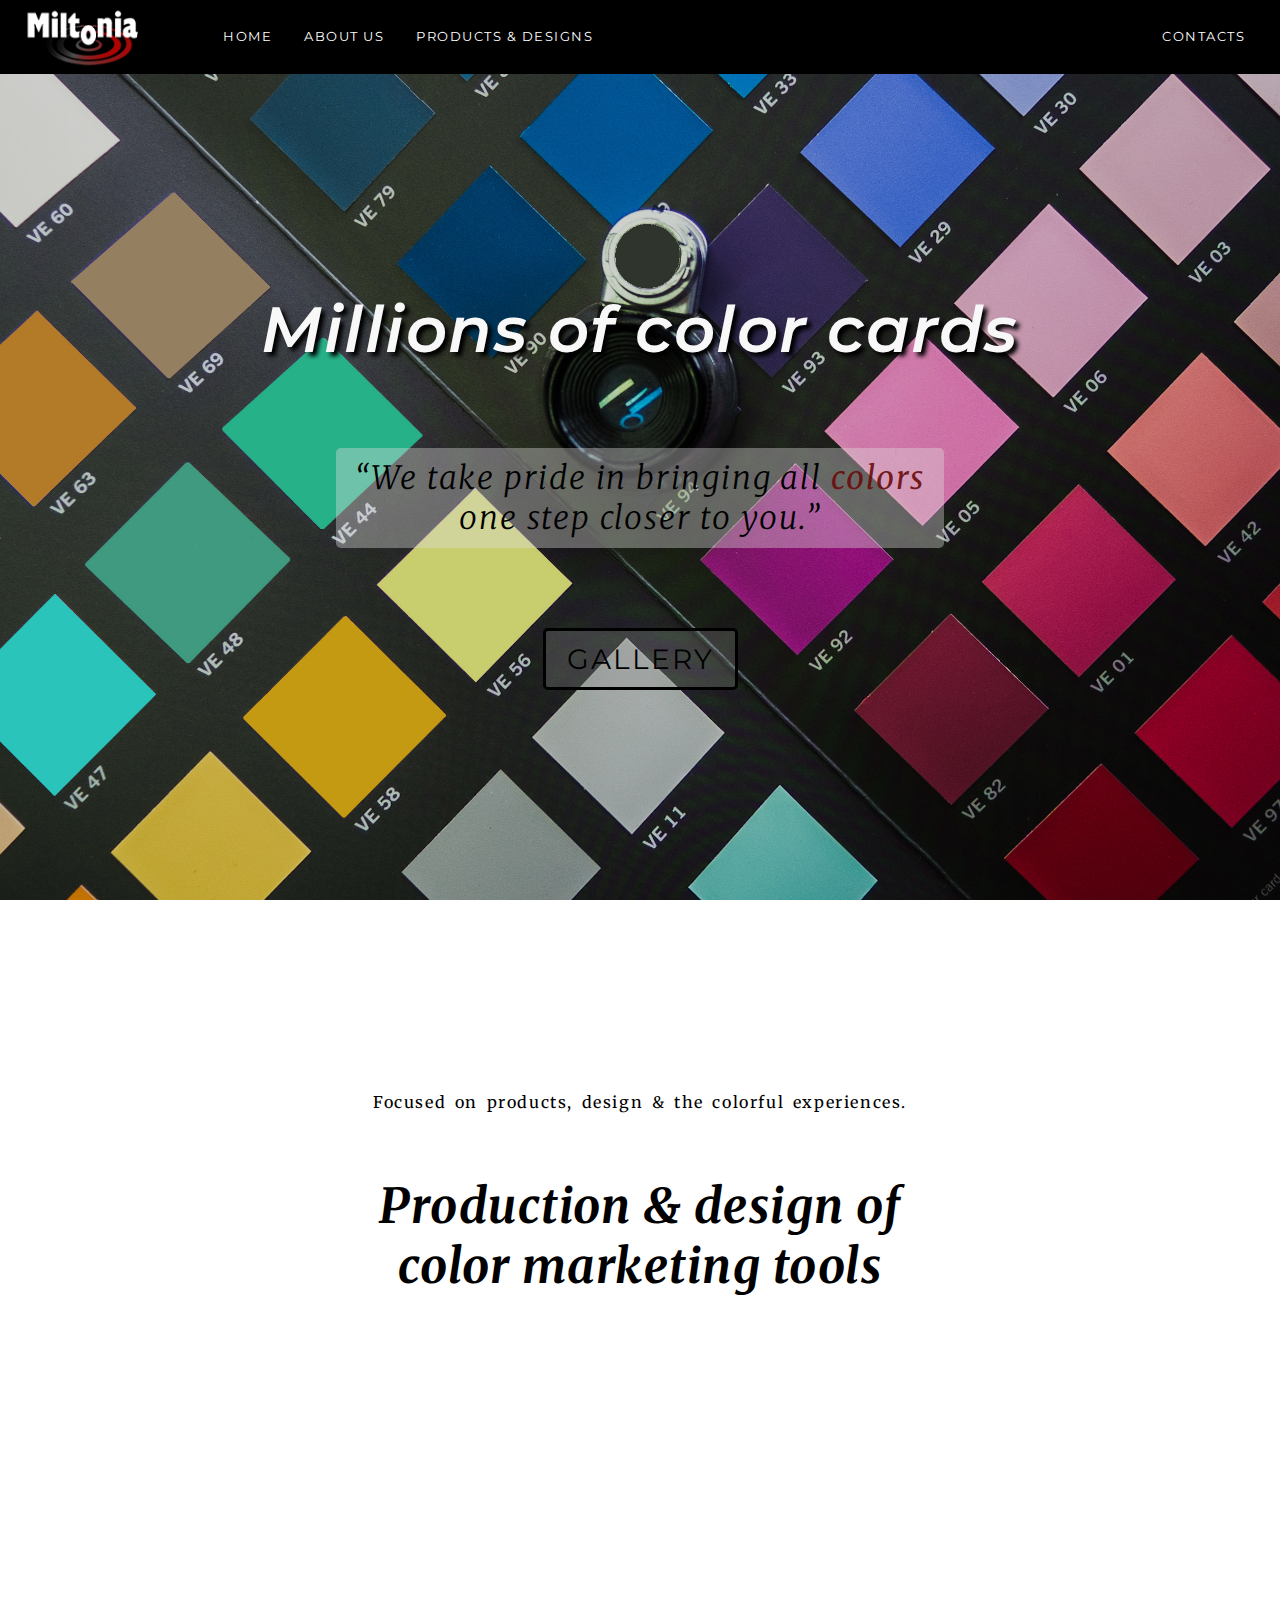
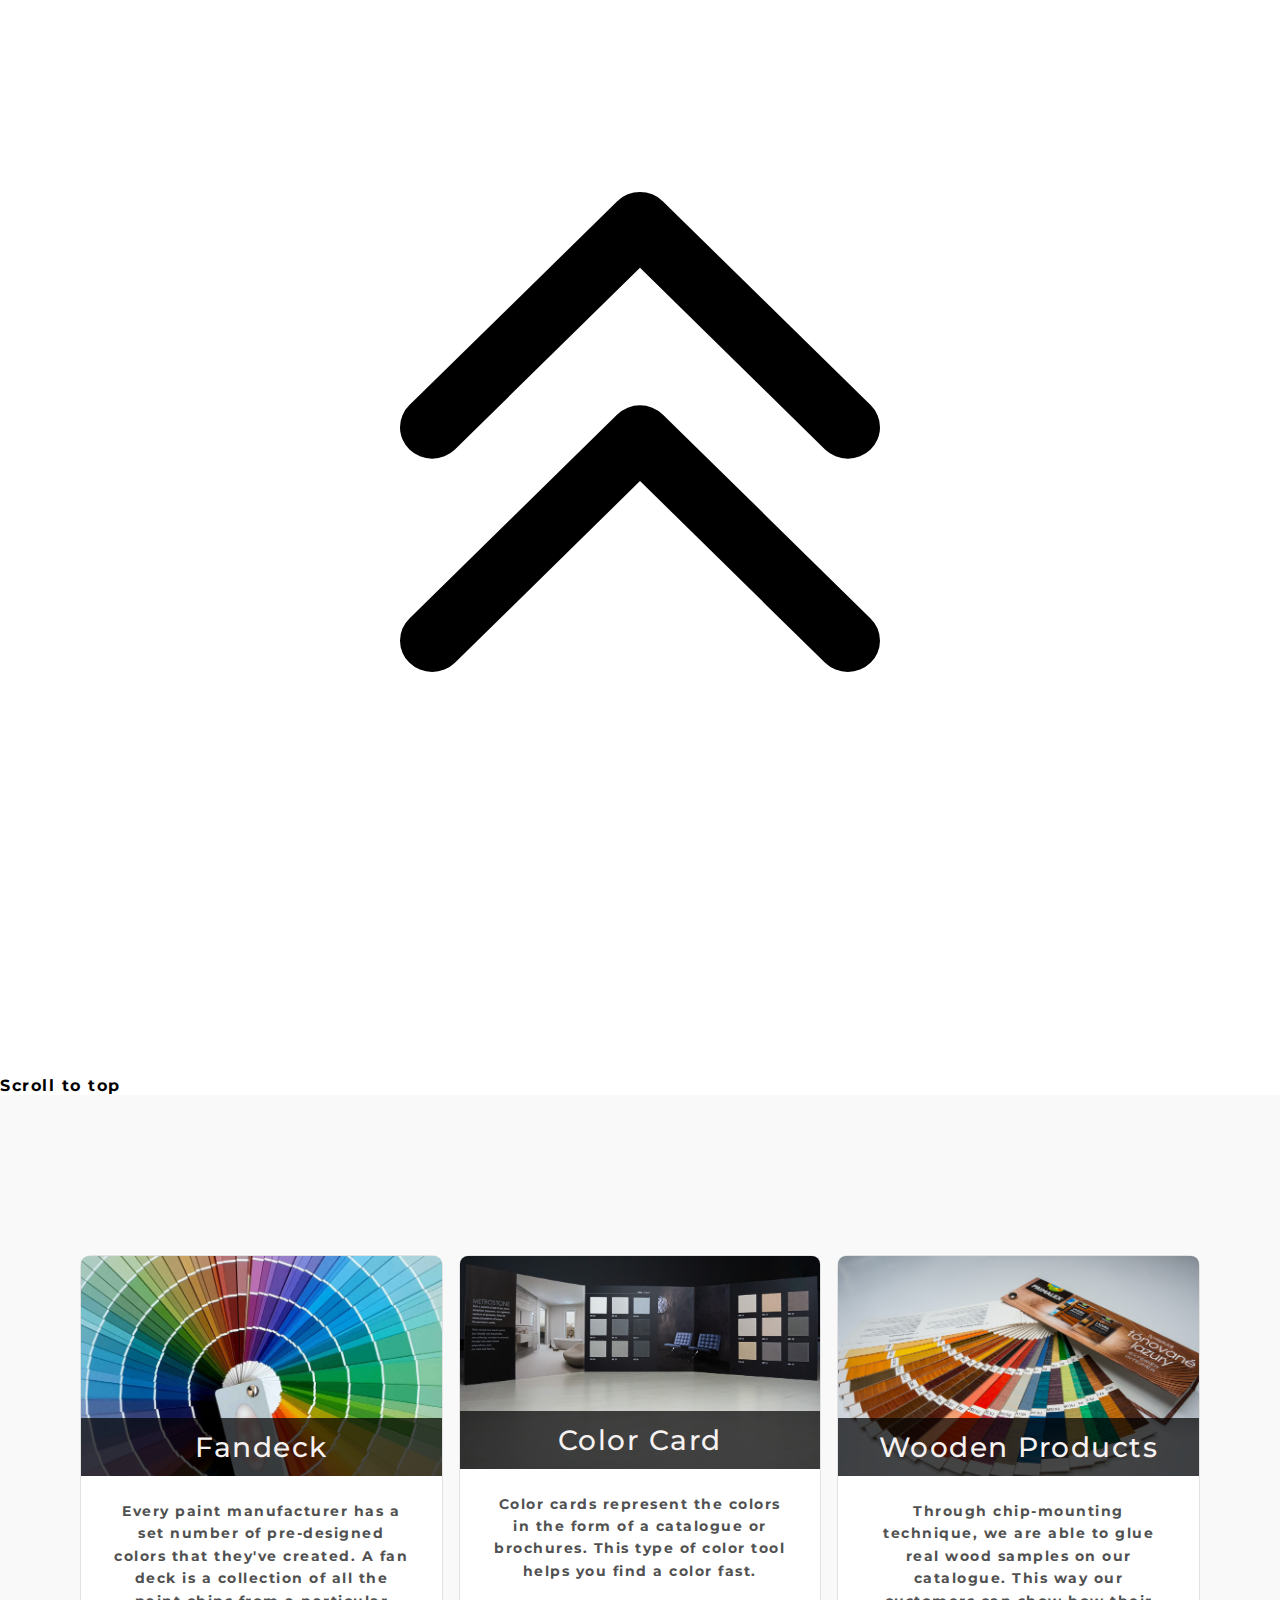
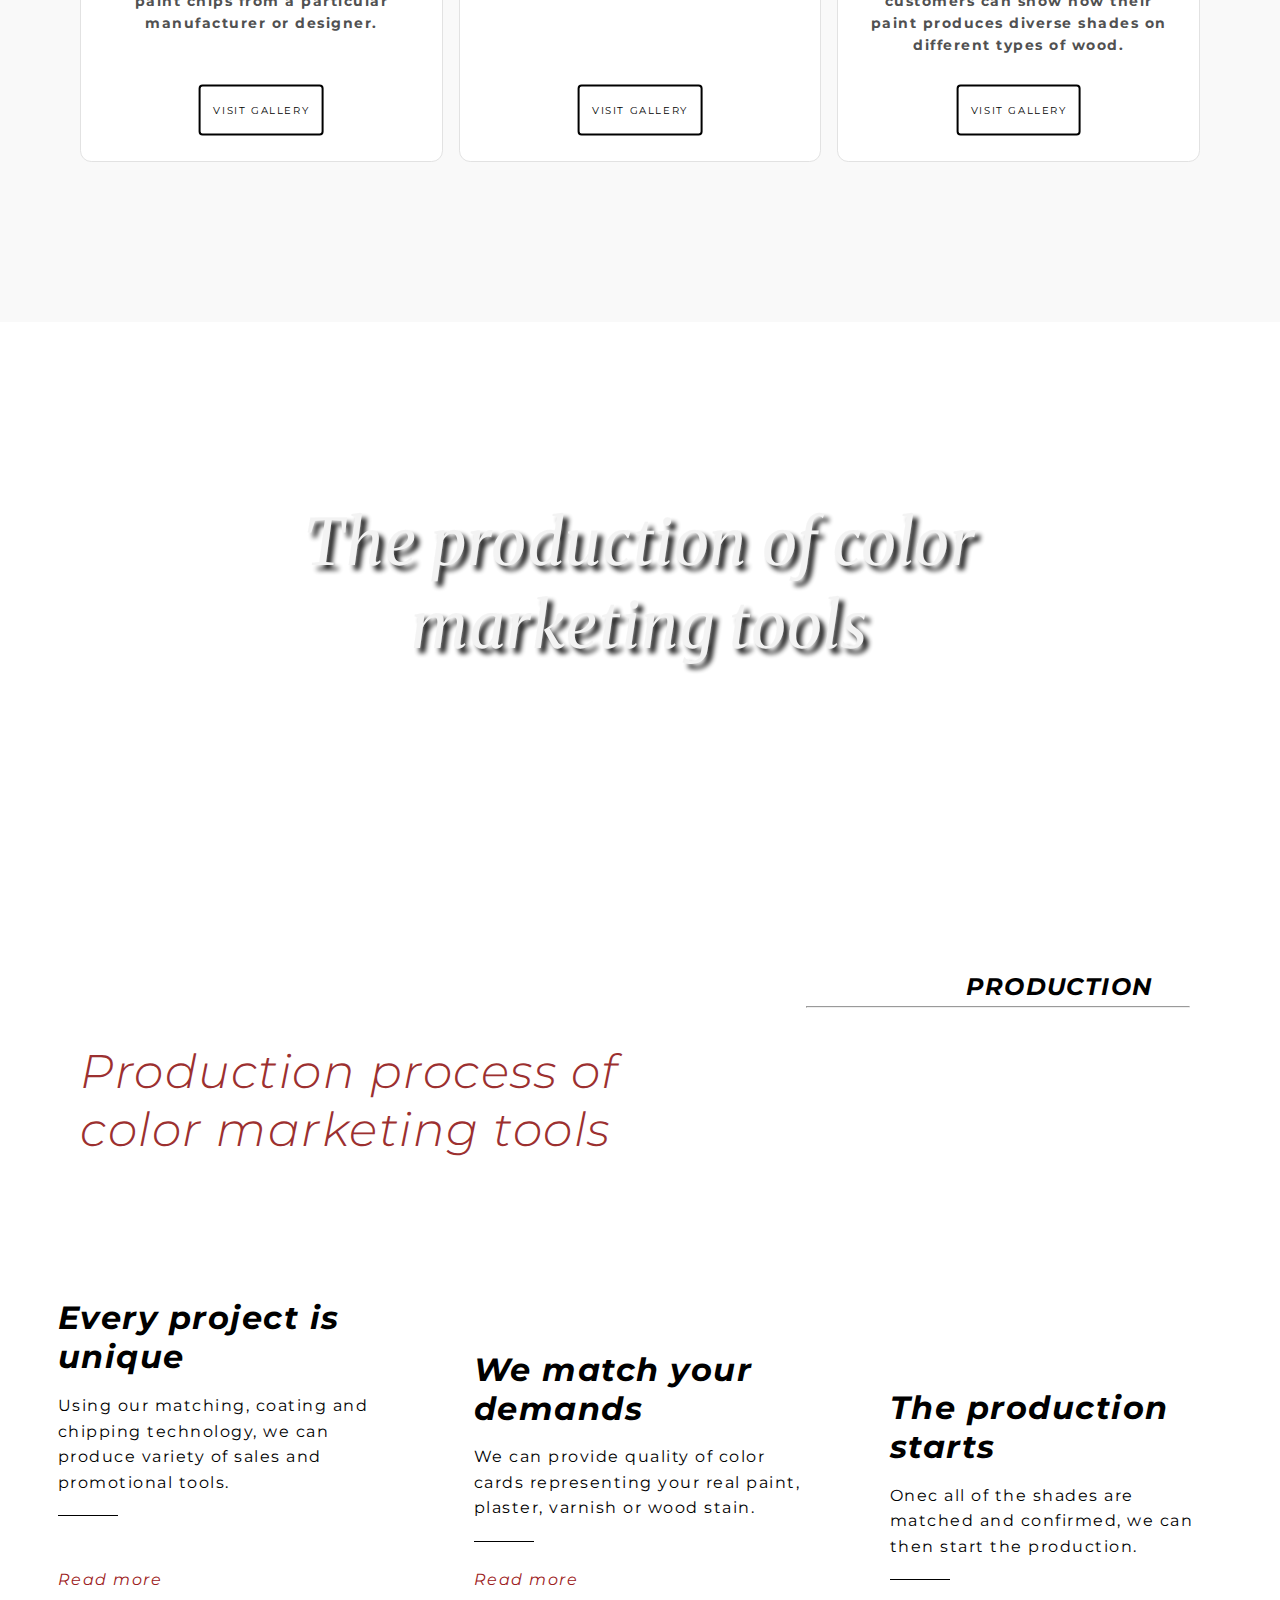
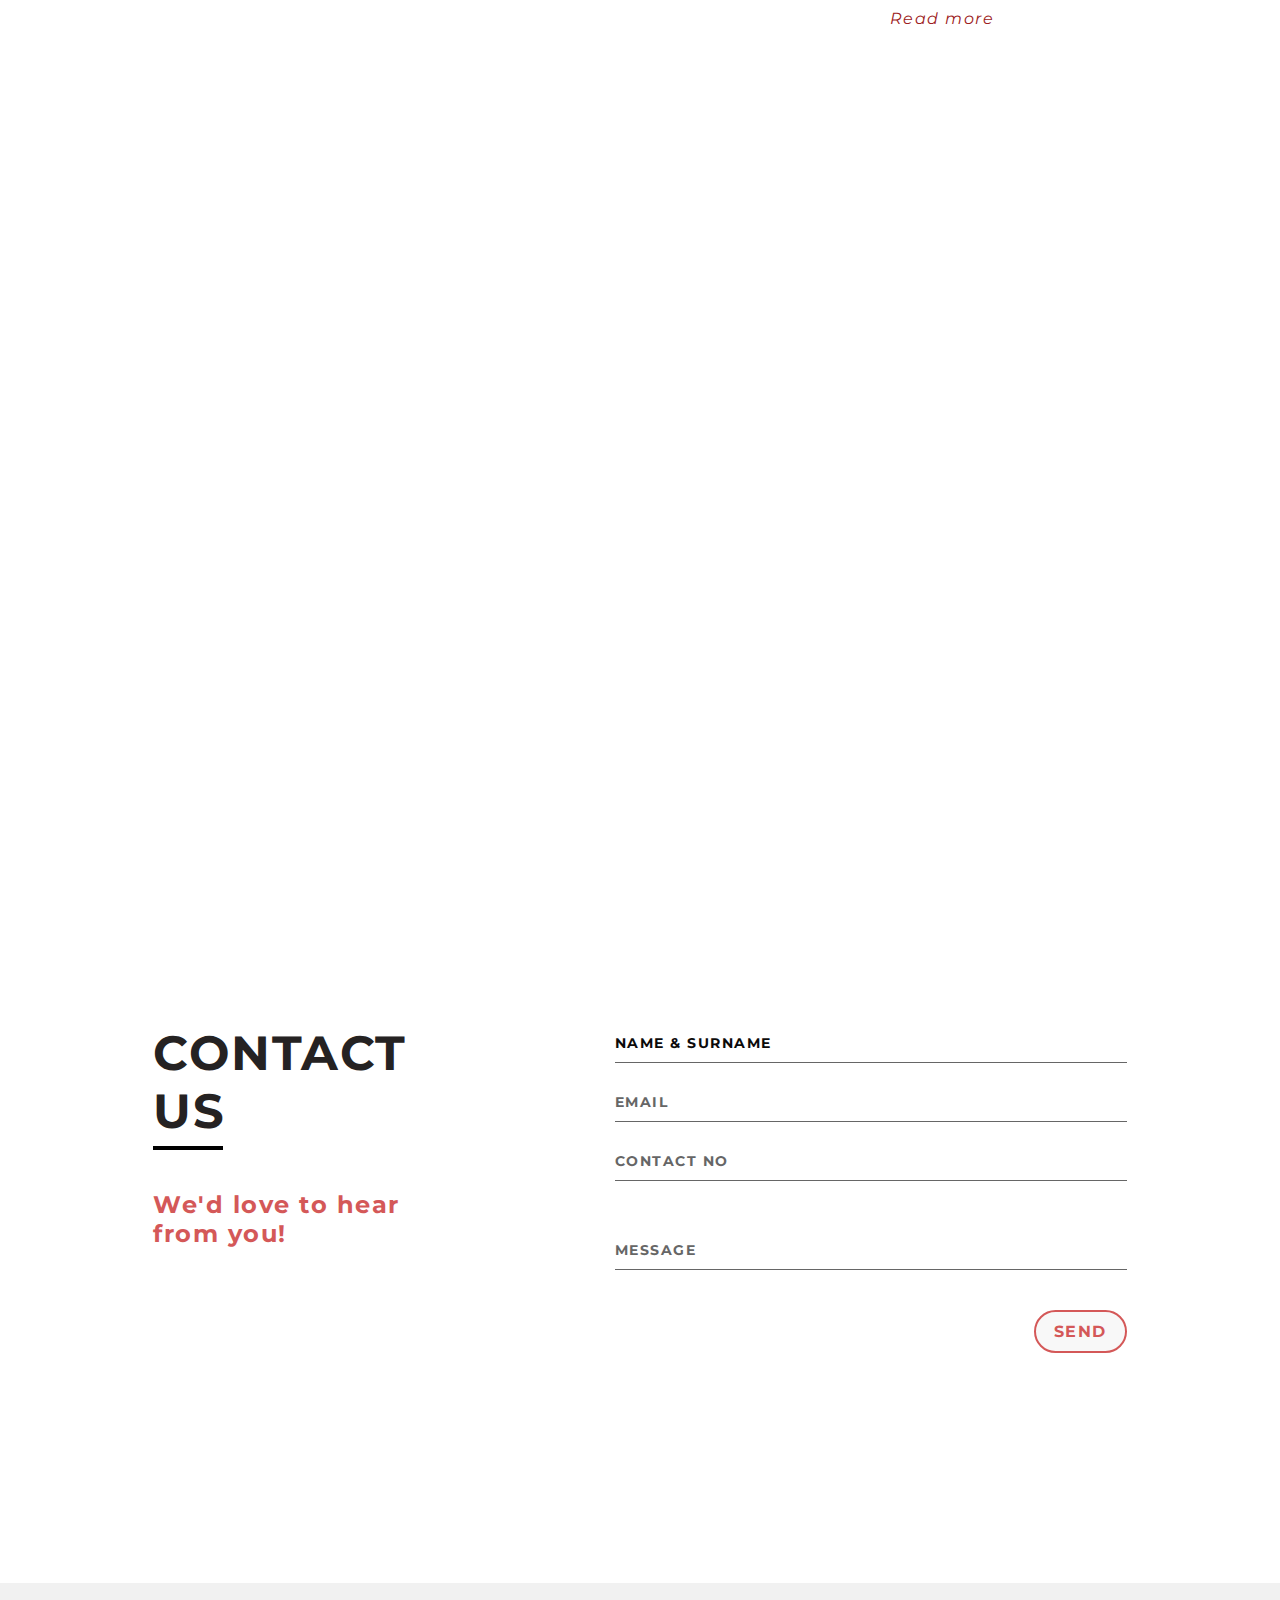
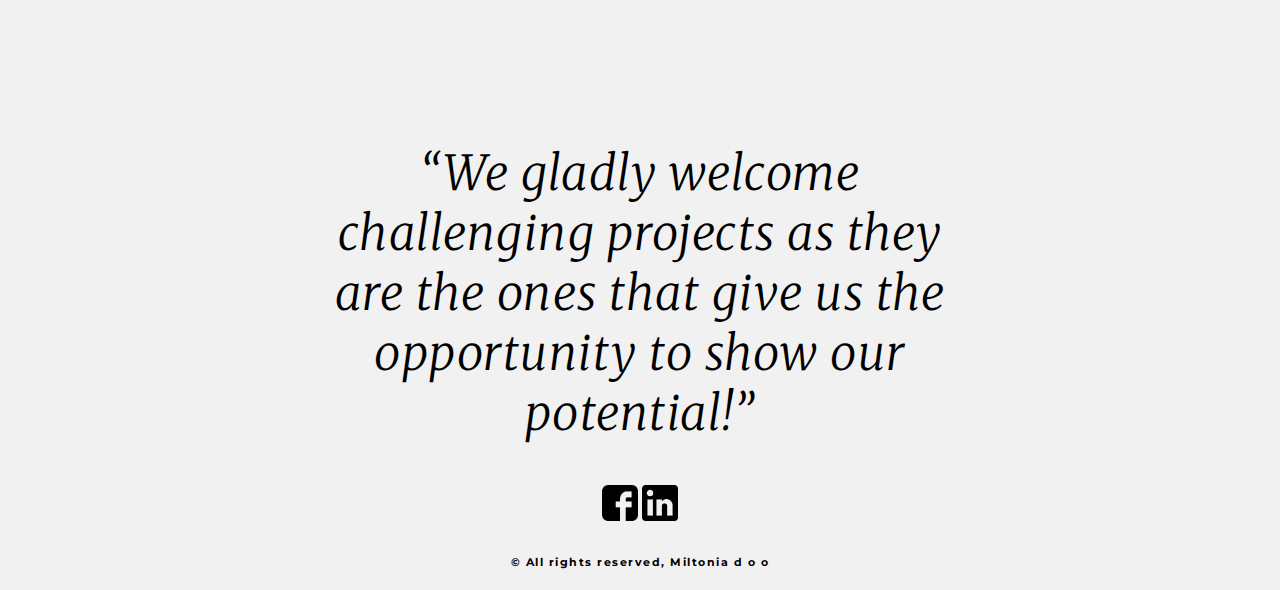
<file: index.html>
<!DOCTYPE html>
<html lang="en">
<head>
    <meta charset="UTF-8">
    <meta http-equiv="X-UA-Compatible" content="IE=edge">
    <meta name="viewport" content="width=device-width, initial-scale=1.0">
    <title>Home</title>

	<link rel="preconnect" href="https://fonts.gstatic.com">
	<link href="https://fonts.googleapis.com/css2?family=Merriweather:ital,wght@0,300;0,400;1,300;1,400&display=swap"
	  rel="stylesheet">
	<link
	  href="https://fonts.googleapis.com/css2?family=Montserrat:ital,wght@0,400;0,500;1,100;1,200;1,400&family=Roboto&display=swap"
	  rel="stylesheet">
	<link rel="preconnect" href="https://fonts.gstatic.com">
	<link
	  href="https://fonts.googleapis.com/css2?family=Merriweather:ital,wght@0,300;0,700;1,300;1,400;1,900&display=swap"
	  rel="stylesheet">
	  <link rel="stylesheet" href="css/main.css">
	  <link rel="stylesheet" href="css/style.css">
</head>
<body>
    
	
<div class="menu-wrap">
	<input type="checkbox" class="toggler">
	<div class="hamburger"><div></div></div>
	<div class="menu">
		<div>
			<div>
				<ul>
					
					<li><a href="index.html">HOME</a></li>
					<li><a href="aboutus.html">ABOUT US</a></li>
					<li><a href="products.html">PRODUCTS & DESIGNS</a></li>
			<!--    <li><a href="jobs.html">JOB OFFERS</a></li>        -->	
	<!--			<li><a href="articles.html">ARTICLES</a></li> -->	
					<li><a href="contacts.html">CONTACTS</a></li>
					
				</ul>
			</div>
		</div>
	</div>
</div>
<a href="index.html"><img src="Slike/logo_black.png" class="logo-mobile" alt="Logo of Miltonia company"></a>


<div class="menu-desktop">
	
	<div>
	<a href="index.html"><img src="Slike/logo.png" class="logo" alt="Logo of Miltonia company"></a>
	<ul>
		<li><a href="index.html">HOME</a></li>
		<li><a href="aboutus.html">ABOUT US</a></li>
		<li><a href="products.html">PRODUCTS & DESIGNS</a></li>
<!--	<li><a href="jobs.html">JOB OFFERS</a></li>   -->
	<!--<li><a href="articles.html">ARTICLES</a></li> -->
		
	</ul>
	</div>
		<li><a href="contacts.html">CONTACTS</a></li>

</div>



<!--  
	CREDIT TO PHOTOGRAPHERS:
Photo by <a href="https://unsplash.com/@pawel_czerwinski?utm_source=unsplash&utm_medium=referral&utm_content=creditCopyText">Paweł Czerwiński</a> on <a href="https://unsplash.com/s/photos/acrylic-paints?utm_source=unsplash&utm_medium=referral&utm_content=creditCopyText">Unsplash</a>


-->


<header class="showcase">
	<div class="container showcase-inner">
		
		<h1>Millions of color cards</h1>
		<p>We take pride in bringing all <strong>colors</strong> one step closer to you.</p>

		<a href="products.html" class="btn">Gallery</a>
	</div>	
</header>

<div class="headerContainer">
<h5>Focused on products, design & the colorful experiences.</h5>
    <h1>Production & design of color marketing tools</h1>
</div>

<div class="scrollToTop">
<svg viewBox="0 0 24 24" class="">
	<path d="M11.573 11.672a.615.615 0 0 1 .854 0l3.896 3.824a.578.578 0 0 1 0 .832.615.615 0 0 1-.853 0L12 12.92l-3.47 3.408a.615.615 0 0 1-.853 0 .578.578 0 0 1 0-.832zm0-4a.615.615 0 0 1 .854 0l3.896 3.824a.578.578 0 0 1 0 .832.615.615 0 0 1-.853 0L12 8.92l-3.47 3.408a.615.615 0 0 1-.853 0 .578.578 0 0 1 0-.832z">
	</path>
</svg>
<span>Scroll to top</span>
</div>



<section class="productSection" id="productSection">
    <ul>

      <li>
	<figure>
          
          <a href="products.html"><img src="Slike/Fandeck.jpg" alt="Fandeck marketing color tool"></a>
          <figcaption><h3>Fandeck</h3></figcaption>
        </figure>
	
        <p>
			Every paint manufacturer has a set number of pre-designed colors that they've created. A fan deck is a collection of all the paint chips from a particular manufacturer or designer.

        </p>
        <a href="products.html" class="productSection__link">Visit Gallery</a>
      </li>


      <li>
        <figure>
          
          <a href="products.html"><img src="Slike/ColorCards.jpg" alt="Color Card marketing color tool"></a>
          <figcaption><h3>Color Card</h3></figcaption>
        </figure>
        <p>
          Color cards represent the colors in the form of a catalogue or brochures. This type of color tool helps you find a color fast.
        </p>
        <a href="products.html" class="productSection__link">Visit Gallery</a>
      </li>
      <li>
        <figure>
         <!-- 
          <a href="products.html"><img src="Slike/tileGrout.jpg" alt="Tile grout fandeck - marketing color tool"></a>
          <figcaption><h3>Tile Grouts</h3></figcaption>
        </figure>
        <p>
          Galaxies the ash of stellar alchemy prime number science inconspicuous motes of rock and gas brain is the seed of intelligence.
        </p>
        <a href="products.html" class="productSection__link">Visit Website</a>
      </li>
	  <li>
        <figure>
          --> 
          <a href=""><img src="Slike/WoodColorCard.jpg" alt="Wooden marketing tools for showcasing color on wood"></a>
          <figcaption><h3>Wooden Products</h3></figcaption>
        </figure>
        <p>
			Through chip-mounting technique, we are able to glue real wood samples on our catalogue. This way our customers can show how their paint produces diverse shades on different types of wood.
        </p>
        <a href="products.html" class="productSection__link">Visit Gallery</a>
      </li>
    </ul>
  </section>


  <section class="productionSection">
	
	<div class="productionSection__deviderContainer">
		
		<h1 class="productionSection__deviderContainer__header">
			The production of color marketing tools
		</h1>
	</div>

	<div class="productionSection__headerContainer">

		
		<h3 class="productionSection__headerContainer__headerDark">PRODUCTION</h3>
		<hr class="productionSection__headerContainer__border">
		<h1 class="productionSection__headerContainer__headerColored">Production process of color marketing tools</h1>

	</div>




	<div class="productionContent">
		<div class="card cardOne">
			<h1 class="card__header">Every project is unique</h1>
			<p class="card__para">
				Using our matching, coating and chipping technology, we can produce variety of sales and
				promotional tools.
			</p>
			<span class="card__border border"></span>
			<p class="card__hidden hidden">We do not have standard products, because today marketing efficiency depends
				on uniqueness and ideas.</p>
			<p class="card__button button">Read more</p>
		</div>
				

		<div class="card cardTwo">
			<h1 class="card__header">We match your demands</h1>
			<p class="card__para">
				We can provide quality of color cards representing your real paint, plaster, varnish or wood stain.
			</p>
			<span class="card__border border"></span>
			<p class="card__hidden hidden">Using laser driven positioning, clear cutting of rounded or squared corners even
				on plasters.</p>
			<p class="card__button button">Read more</p>
		</div>


		<div class="card cardThree">
			<h1 class="card__header">The production starts</h1>
			<p class="card__para">
				Onec all of the shades are matched and confirmed, we can then start the production.
			</p>
			<span class="card__border border"></span>
			<p class="card__hidden hidden">We are proud that all our products from our production are unique in the sense
				of design, size & shape.</p>
			<p class="card__button button">Read more</p>
		</div>

	</div>
</section>




	

	
<section class="contact">

	<div class="contact__deviderContainer">
		<h1 class="contact__deviderContainer__header">
			Send us a message!
		</h1>
	</div>

	<!-- Oranges Photo by <a href="https://unsplash.com/@lucasgwendt?utm_source=unsplash&utm_medium=referral&utm_content=creditCopyText">Lucas George Wendt</a> on <a href="https://unsplash.com/?utm_source=unsplash&utm_medium=referral&utm_content=creditCopyText">Unsplash</a>
  
	-->
  
	
  <div class="screen-body">
	<div class="screen-body-item left">
	  <div class="app-title">
		<span><p>CONTACT</p></span>
		<span><p>US</p></span>
  
	  </div>
	  <div class="contactUsSubHeader">
		<p>We'd love to hear from you!</p>
	  </div>
	 
  
	</div>
	<form action="https://formspree.io/mail@miltonia.com" method="POST">
	<div class="screen-body-item right">
	  <div class="app-form">
		<div class="app-form-group">
		  <input class="app-form-control" placeholder="NAME" value="NAME & SURNAME">
		</div>
		<div class="app-form-group">
		  <input class="app-form-control" placeholder="EMAIL">
		</div>
		<div class="app-form-group">
		  <input class="app-form-control" placeholder="CONTACT NO">
		</div>
		<div class="app-form-group message">
		  <input class="app-form-control" placeholder="MESSAGE">
		</div>
		
		<div class="app-form-group buttons">
		  <button type="submit" class="submit" value="Submit">SEND</button>
		</div>
	  </div>
	</div>
	</form>
  </div>
  
  
  </section>
	




  <div class="endingHeader">
    <h1 class="endingHeader__content">We gladly welcome challenging projects as they are the ones that give us the opportunity to show our
      potential!</h1>
  </div>

  <footer>
    <div class="socials">
      <a href="https://www.facebook.com/Miltonia.doo"><img src="Icons/fb.png" alt="facebook icon"></a>
      <a href="https://www.linkedin.com/company/31516913/admin/"><img src="Icons/ln.png" alt="linkedIn icon"></a>
    </div>
	<p>© All rights reserved, Miltonia d o o</p>
  </footer>


<script src="js/main.js"></script>



<script src="js/scrollUp.js"></script>









</body>
</html>
</file>
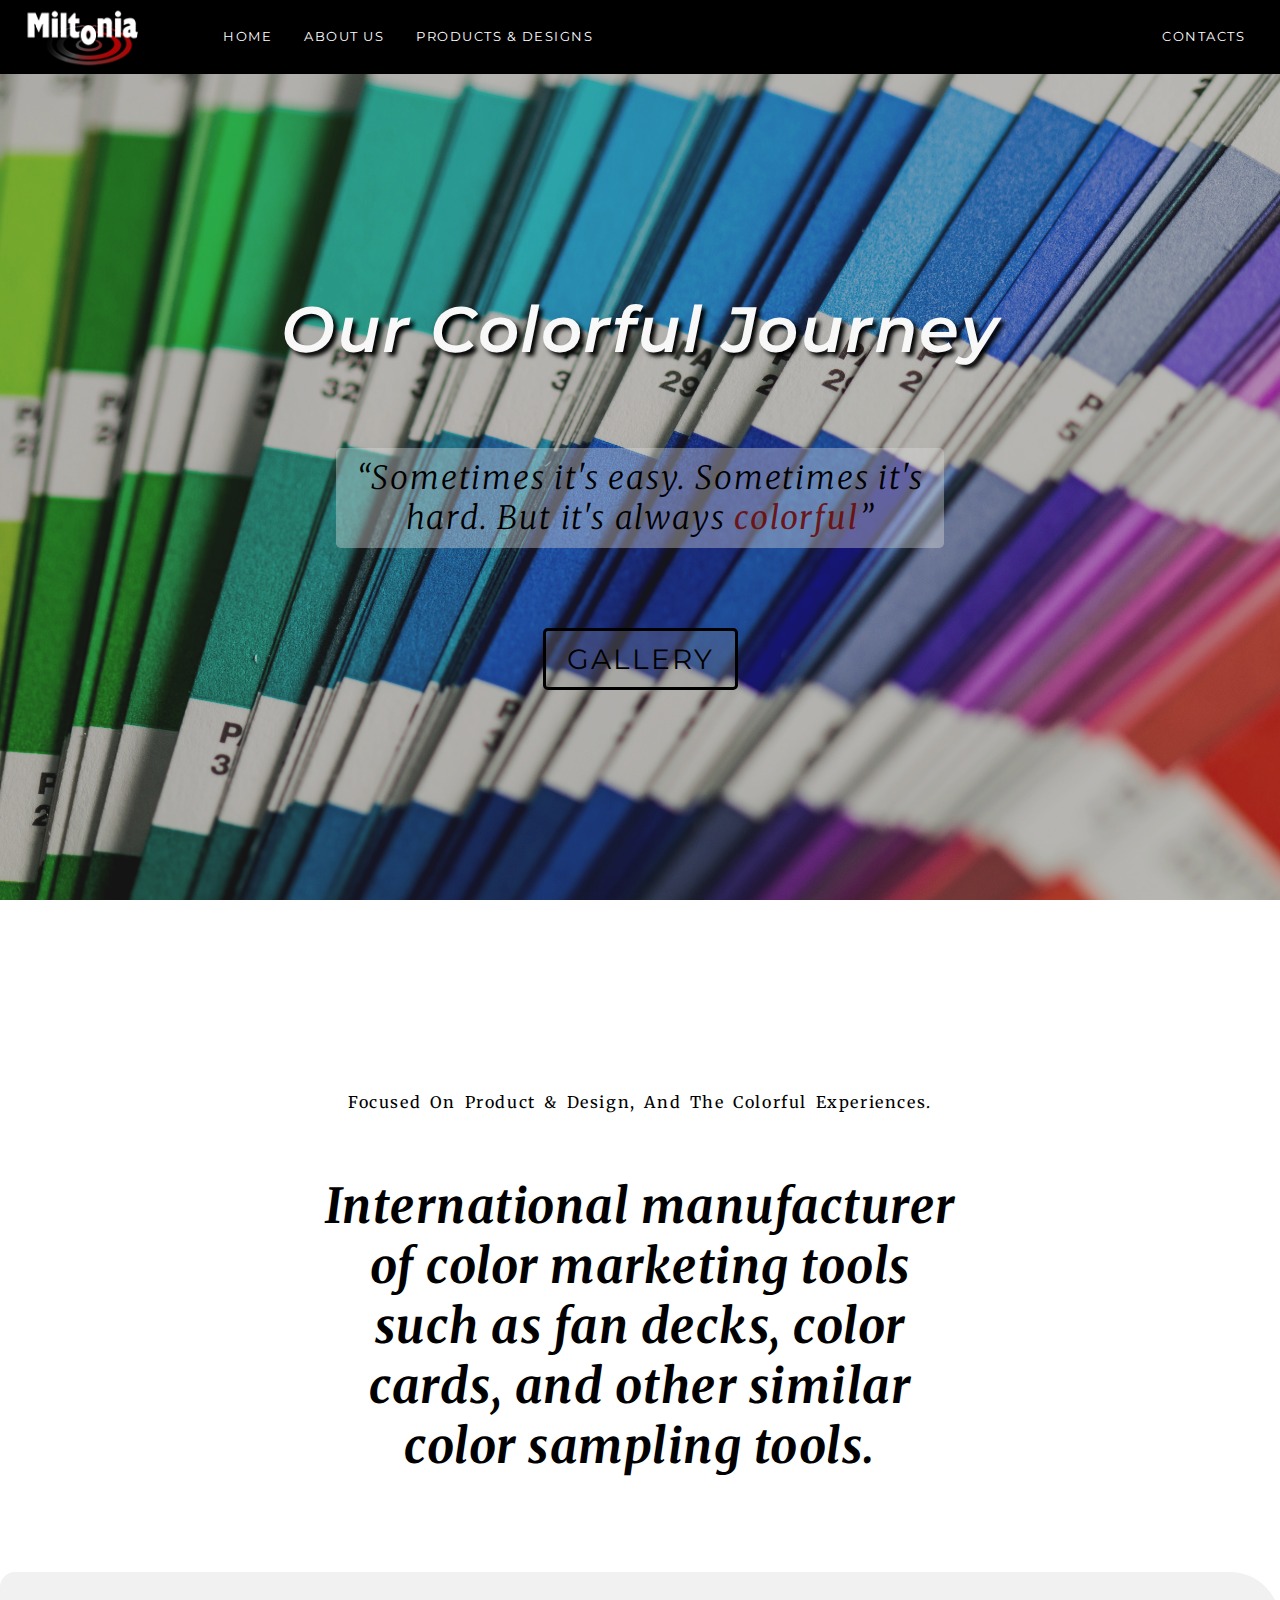
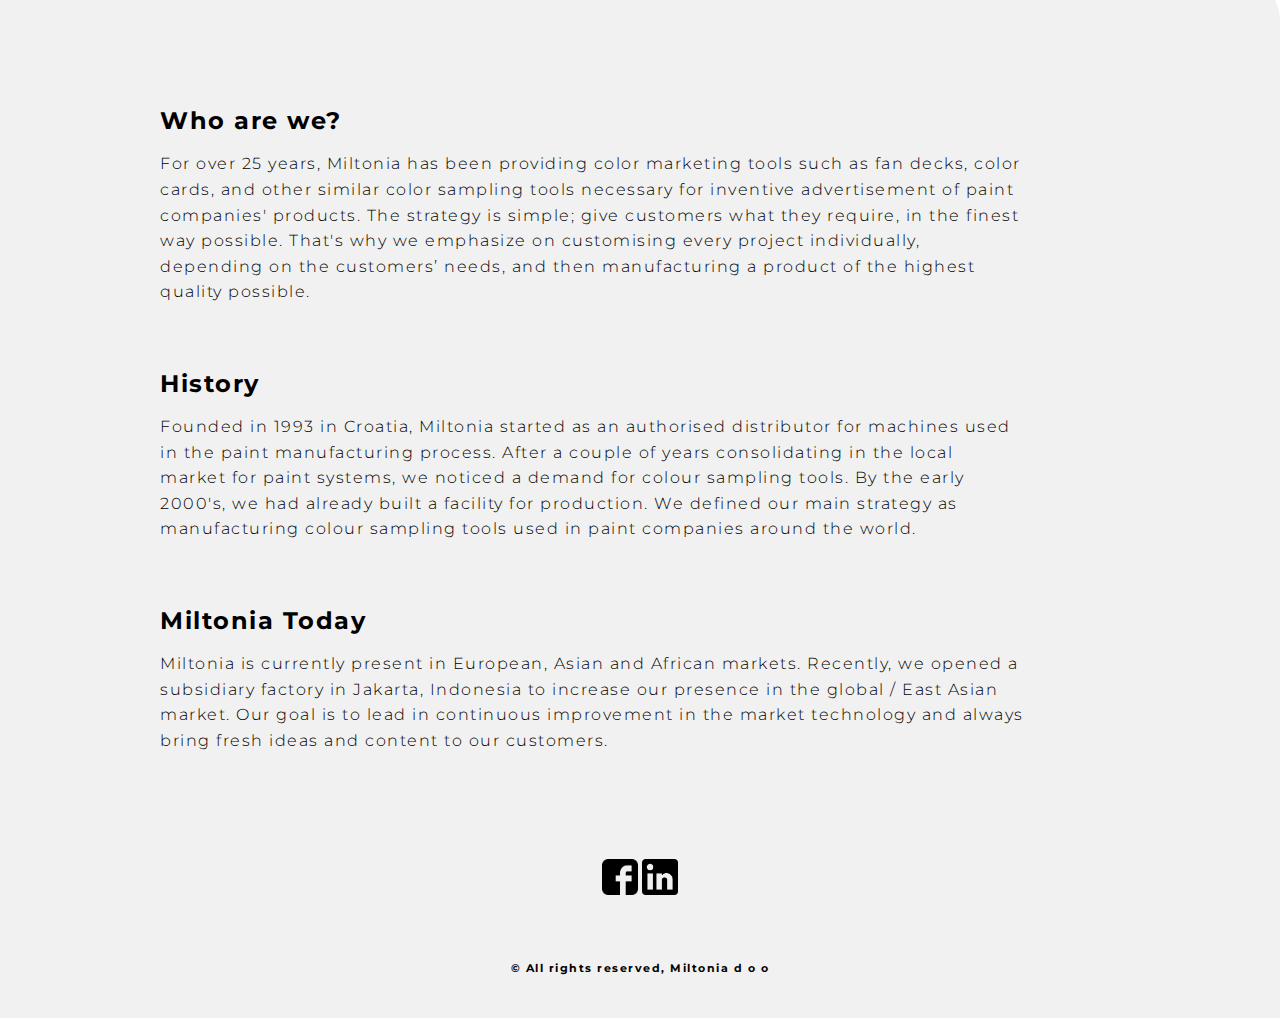
<file: aboutus.html>
<!DOCTYPE html>
<html lang="en">
<head>
    <meta charset="UTF-8">
    <meta http-equiv="X-UA-Compatible" content="IE=edge">
    <meta name="viewport" content="width=device-width, initial-scale=1.0">
    <title>About Us</title>

	<link rel="preconnect" href="https://fonts.gstatic.com">
	<link href="https://fonts.googleapis.com/css2?family=Merriweather:ital,wght@0,300;0,400;1,300;1,400&display=swap"
	  rel="stylesheet">
	<link
	  href="https://fonts.googleapis.com/css2?family=Montserrat:ital,wght@0,400;0,500;1,100;1,200;1,400&family=Roboto&display=swap"
	  rel="stylesheet">
	<link rel="preconnect" href="https://fonts.gstatic.com">
	<link
	  href="https://fonts.googleapis.com/css2?family=Merriweather:ital,wght@0,300;0,700;1,300;1,400;1,900&display=swap"
	  rel="stylesheet">
	  <link rel="stylesheet" href="css/main.css">
	  <link rel="stylesheet" href="css/style.css">
</head>
<body>

    
    <div class="menu-wrap">
        <input type="checkbox" class="toggler">
        <div class="hamburger"><div></div></div>
        <div class="menu">
            <div>
                <div>
                    <ul>
                        
                        <li><a href="index.html">HOME</a></li>
                        <li><a href="aboutus.html">ABOUT US</a></li>
                        <li><a href="products.html">PRODUCTS & DESIGNS</a></li>
<!--	<li><a href="jobs.html">JOB OFFERS</a></li>   -->
	<!--<li><a href="articles.html">ARTICLES</a></li> -->
                        <li><a href="contacts.html">CONTACTS</a></li>
                        
                    </ul>
                </div>
            </div>
        </div>
    </div>
    <a href="index.html"><img src="Slike/logo_black.png" class="logo-mobile" alt="Logo of Miltonia company"></a>
    
    
    <div class="menu-desktop">
        
        <div>
        <a href="index.html"><img src="Slike/logo.png" class="logo" alt="Logo of Miltonia company"></a>
        <ul>
            <li><a href="index.html">HOME</a></li>
            <li><a href="aboutus.html">ABOUT US</a></li>
            <li><a href="products.html">PRODUCTS & DESIGNS</a></li>
<!--	<li><a href="jobs.html">JOB OFFERS</a></li>   -->
	<!--<li><a href="articles.html">ARTICLES</a></li> -->
            
        </ul>
        </div>
            <li><a href="contacts.html">CONTACTS</a></li>
    
    </div>




</body>
</html>

<!-- 
Photo by <a href="https://unsplash.com/@seitamaaphotography?utm_source=unsplash&utm_medium=referral&utm_content=creditCopyText">Sandra Seitamaa</a> on <a href="https://unsplash.com/s/photos/color-festival?utm_source=unsplash&utm_medium=referral&utm_content=creditCopyText">Unsplash</a>
  -->


  <header class="showcase-Aboutus aboutus">
	<div class="container showcase-Aboutus-inner">
		<h1>Our Colorful Journey</h1>
		<p>Sometimes it's easy. Sometimes it's hard. But it's always <strong>colorful</strong></p>
		<a href="products.html" class="btn">Gallery</a>
	</div>
</header>


<section class="headerContainer">
    <h5>Focused On Product & Design, And The Colorful Experiences.</h3>
    <h1>International manufacturer of color marketing tools such as fan decks, color cards, and other similar color sampling tools.</h1>
    </section>


<section class="aboutUsContainer">
    <div>
    <h2>Who are we?</h2>
    <p>For over 25 years, Miltonia has been providing color marketing tools such as fan decks,
        color cards, and other similar color sampling tools necessary for inventive advertisement of
        paint companies' products.
        The strategy is simple; give customers what they require, in the finest way possible. That's
        why we emphasize on customising every project individually, depending on the customers’
        needs, and then manufacturing a product of the highest quality possible.</p>
    </div>
    <div>
        <h2>History</h2>
        <p>Founded in 1993 in Croatia, Miltonia started as an authorised distributor for machines used in the paint manufacturing process.
             After a couple of years consolidating in the local market for paint systems, we noticed a demand for colour sampling tools. 
             By the early 2000's, we had already built a facility for production. 
             We defined our main strategy as manufacturing colour sampling tools used in paint companies around the world.</p>
        </div>
        <div>
        <h2>Miltonia Today</h2>
        <p>Miltonia is currently present in European, Asian and African markets.
            Recently, we opened a subsidiary factory in Jakarta, Indonesia to increase our presence in
            the global / East Asian market.
            Our goal is to lead in continuous improvement in the market technology and always bring
            fresh ideas and content to our customers.</p>
        </div>
        
        <footer>
            <div class="socials">
              <a href="https://www.facebook.com/Miltonia.doo"><img src="icons/fb.png" alt="facebook icon"></a>
              <a href="https://www.linkedin.com/company/31516913/admin/"><img src="icons/ln.png" alt="linkedIn icon"></a>
    
            </div>
            <p>© All rights reserved, Miltonia d o o</p>  
          </footer>

</section>

<script src="js/main.js"></script>

</body>
</html>
</file>
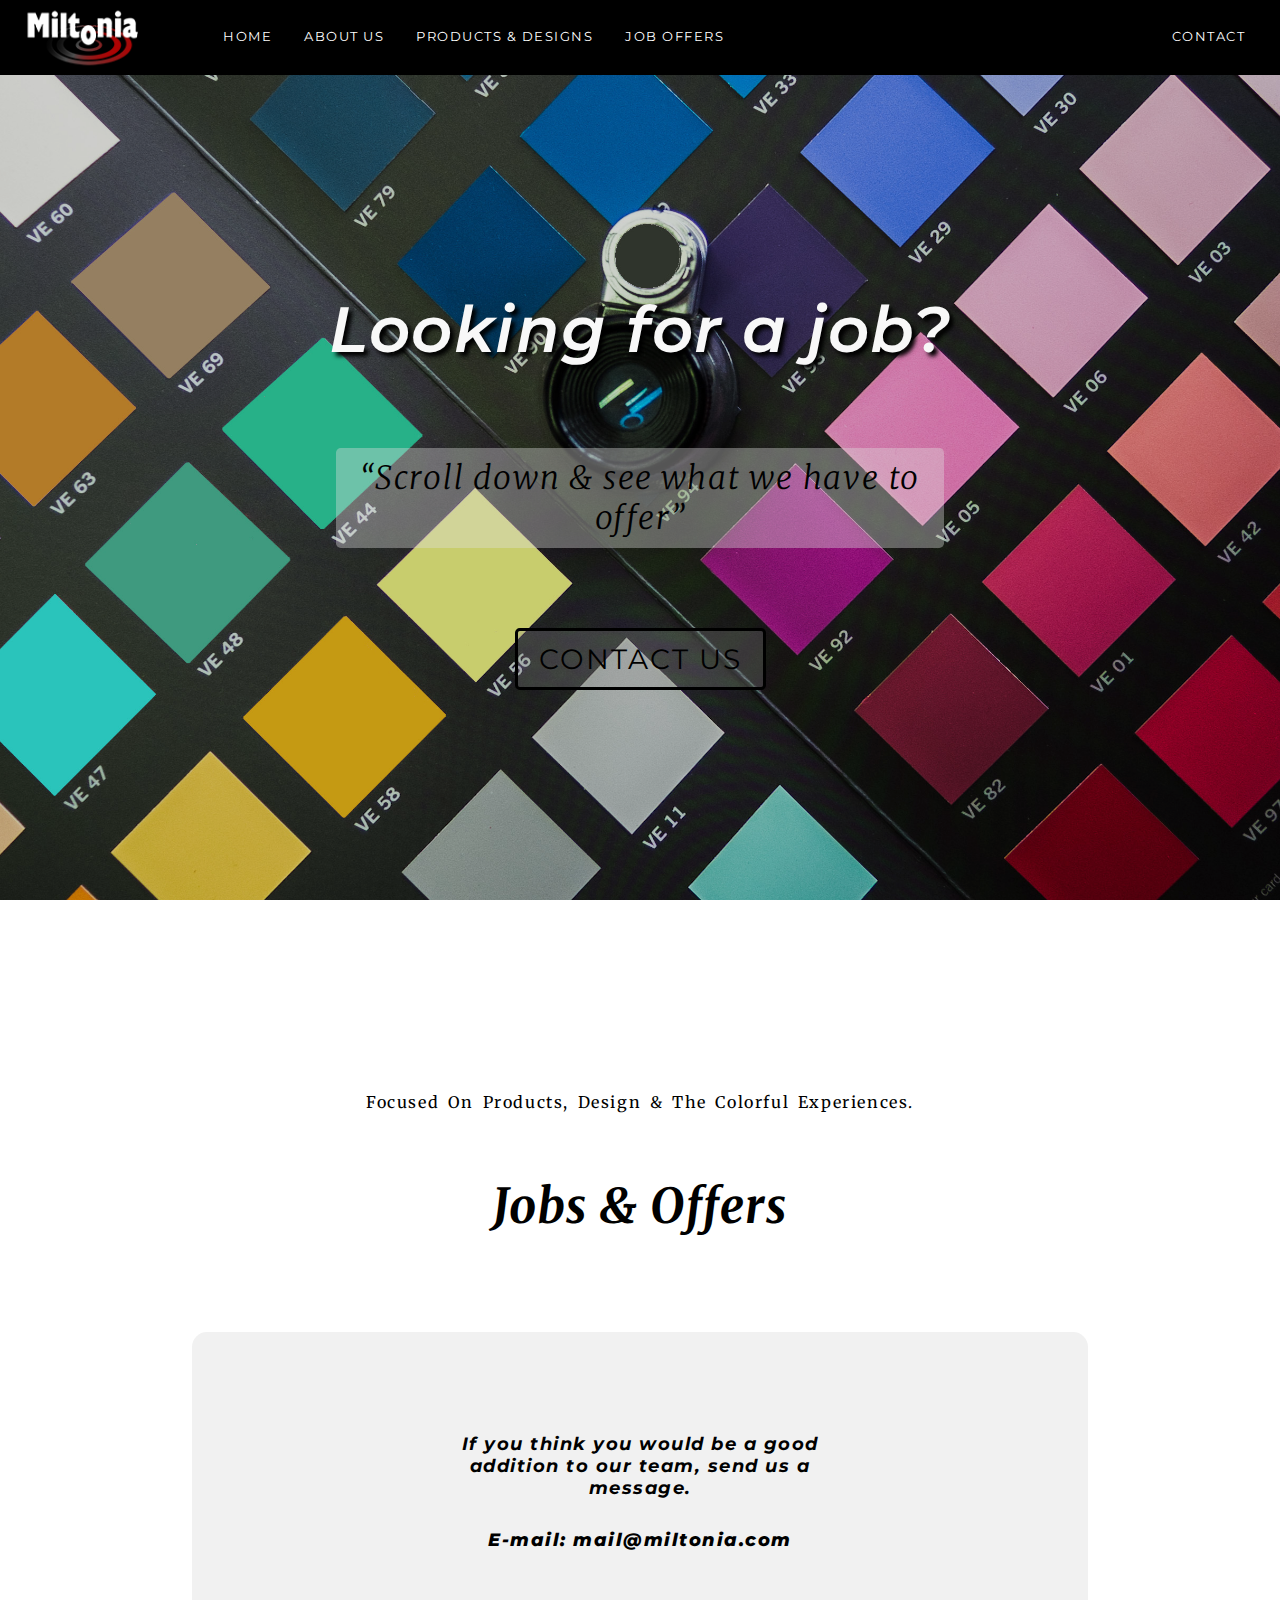
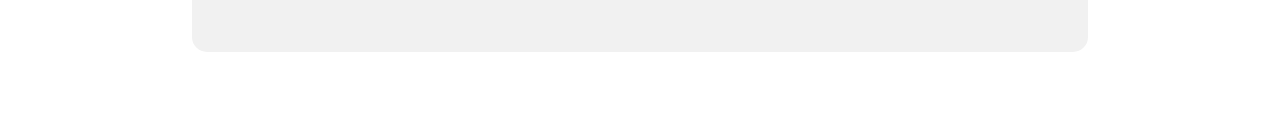
<file: jobs.html>
<!DOCTYPE html>
<html lang="en">
<head>
    <meta charset="UTF-8">
    <meta http-equiv="X-UA-Compatible" content="IE=edge">
    <meta name="viewport" content="width=device-width, initial-scale=1.0">
    <title>Home</title>

	<link rel="preconnect" href="https://fonts.gstatic.com">
	<link href="https://fonts.googleapis.com/css2?family=Merriweather:ital,wght@0,300;0,400;1,300;1,400&display=swap"
	  rel="stylesheet">
	<link
	  href="https://fonts.googleapis.com/css2?family=Montserrat:ital,wght@0,400;0,500;1,100;1,200;1,400&family=Roboto&display=swap"
	  rel="stylesheet">
	<link rel="preconnect" href="https://fonts.gstatic.com">
	<link
	  href="https://fonts.googleapis.com/css2?family=Merriweather:ital,wght@0,300;0,700;1,300;1,400;1,900&display=swap"
	  rel="stylesheet">
	  <link rel="stylesheet" href="css/main.css">
	  <link rel="stylesheet" href="css/style.css">
</head>
<body>
    
	
<div class="menu-wrap">
	<input type="checkbox" class="toggler">
	<div class="hamburger"><div></div></div>
	<div class="menu">
		<div>
			<div>
				<ul>
					
					<li><a href="index.html">HOME</a></li>
					<li><a href="aboutus.html">ABOUT US</a></li>
					<li><a href="products.html">PRODUCTS & DESIGNS</a></li>
					<li><a href="jobs.html">JOB OFFERS</a></li>
	<!--			<li><a href="articles.html">ARTICLES</a></li> -->	
					<li><a href="contacts.html">CONTACTS</a></li>
					
				</ul>
			</div>
		</div>
	</div>
</div>
<a href="index.html"><img src="Slike/logo_black.png" class="logo-mobile" alt="Logo of Miltonia company"></a>


<div class="menu-desktop">
	
	<div>
	<a href="index.html"><img src="Slike/logo.png" class="logo" alt="Logo of Miltonia company"></a>
	<ul>
		<li><a href="index.html">HOME</a></li>
		<li><a href="aboutus.html">ABOUT US</a></li>
		<li><a href="products.html">PRODUCTS & DESIGNS</a></li>
		<li><a href="jobs.html">JOB OFFERS</a></li>
	<!--<li><a href="articles.html">ARTICLES</a></li> -->
		
	</ul>
	</div>
		<li><a href="contacts.html">CONTACT</a></li>

</div>



<!--  
	CREDIT TO PHOTOGRAPHERS:
Photo by <a href="https://unsplash.com/@pawel_czerwinski?utm_source=unsplash&utm_medium=referral&utm_content=creditCopyText">Paweł Czerwiński</a> on <a href="https://unsplash.com/s/photos/acrylic-paints?utm_source=unsplash&utm_medium=referral&utm_content=creditCopyText">Unsplash</a>


-->


<header class="showcase">
	<div class="container showcase-inner">
		
		<h1>Looking for  a job?</h1>
		<p>Scroll down & see what we have to offer</p>

		<a href="contacts.html" class="btn">Contact Us</a>
	</div>	
</header>

<div class="headerContainer">
<h5>Focused On Products, Design & The Colorful Experiences.</h5>
    <h1>Jobs & Offers</h1>
</div>


<div class="container-job">

<div>
<p>If you think you would be a good addition to our team, send us a message.</p>
<p>E-mail: mail@miltonia.com</p>

</div>
    
    

</div>
</file>
<file: css/main.css>
@charset "UTF-8";
:root {
  --primary-font: 'Montserrat', sans-serif;
  --secondary-font: 'Merriweather', serif;
  --background-primary: #f9f9f7;
  --background-transparent: rgba(0, 0, 0, 0.18);
  --background-dark-transparent:rgba(0, 0, 0, 0.7);
  --background-dark:rgba(0, 0, 0);
  --background-gray: #f1f1f1;
  --menu-speed: 0.75s;
  --font-color-light: white;
  --font-color-dark: black;
  --font-color-red: rgba(107, 12, 12, 0.92);
  --font-color-special: rgb(156, 48, 48);
  --font-hoovered-light: rgb(100, 89, 89);
  --button-hover-color: #00000091;
}

*, *:before, *:after {
  -webkit-box-sizing: border-box;
          box-sizing: border-box;
  margin: 0;
  padding: 0;
  scroll-behavior: smooth;
}

img {
  max-width: 100%;
  display: block;
  -o-object-fit: fill;
     object-fit: fill;
}

.container {
  max-width: 960px;
  margin: auto;
  overflow: hidden;
  padding: 0 15rem;
}

@media screen and (max-width: 1200px) {
  .container {
    padding: 0rem 5rem;
  }
}

@media screen and (max-width: 700px) {
  .container {
    padding: 5rem 2.5rem;
  }
}

.showcase,
.showcase-Aboutus,
.showcase-Contacts,
.showcase-Products {
  background-color: var(--background-transparent);
  color: var(--font-color-dark);
  height: 100vh;
  position: relative;
}

.showcase::before {
  content: '';
  background: url("../Slike/HeroImg.jpg") no-repeat center center/cover fixed;
  position: absolute;
  top: 0;
  left: 0;
  width: 100%;
  height: 100%;
  z-index: -1;
  -webkit-animation-iteration-count: infinite;
          animation-iteration-count: infinite;
  -webkit-animation-name: example;
          animation-name: example;
  -webkit-animation-duration: 10s;
          animation-duration: 10s;
  -webkit-animation-direction: alternate;
          animation-direction: alternate;
  -webkit-animation-timing-function: linear;
          animation-timing-function: linear;
}

@-webkit-keyframes example {
  from {
    opacity: 0.9;
    -webkit-filter: grayscale(0%) hue-rotate(360deg);
            filter: grayscale(0%) hue-rotate(360deg);
  }
  to {
    opacity: 1;
    -webkit-filter: grayscale(0.5) hue-rotate(0deg);
            filter: grayscale(0.5) hue-rotate(0deg);
  }
}

@keyframes example {
  from {
    opacity: 0.9;
    -webkit-filter: grayscale(0%) hue-rotate(360deg);
            filter: grayscale(0%) hue-rotate(360deg);
  }
  to {
    opacity: 1;
    -webkit-filter: grayscale(0.5) hue-rotate(0deg);
            filter: grayscale(0.5) hue-rotate(0deg);
  }
}

.showcase .showcase-inner,
.showcase-Contacts .showcase-Contacts-inner,
.showcase-Aboutus .showcase-Aboutus-inner,
.showcase-Products .showcase-Products-inner {
  display: -webkit-box;
  display: -ms-flexbox;
  display: flex;
  -webkit-box-orient: vertical;
  -webkit-box-direction: normal;
      -ms-flex-direction: column;
          flex-direction: column;
  -webkit-box-align: center;
      -ms-flex-align: center;
          align-items: center;
  -webkit-box-pack: center;
      -ms-flex-pack: center;
          justify-content: center;
  text-align: center;
  height: 100%;
}

.showcase h1,
.showcase-Contacts h1,
.showcase-Aboutus h1,
.showcase-Products h1 {
  font-size: 4rem;
  color: #f8f8f8;
  font-style: italic;
  font-weight: 600;
  margin: 5rem 0 0 0;
  text-shadow: 4px 4px 4px #000000;
}

@media screen and (max-width: 860px) {
  .showcase h1,
  .showcase-Contacts h1,
  .showcase-Aboutus h1,
  .showcase-Products h1 {
    font-size: 3.8rem;
    margin: 3rem 0 0 0;
  }
}

@media screen and (max-width: 540px) {
  .showcase h1,
  .showcase-Contacts h1,
  .showcase-Aboutus h1,
  .showcase-Products h1 {
    font-size: 2.7rem;
    margin: 2rem 0 0 0;
  }
}

@media screen and (max-width: 400px) {
  .showcase h1,
  .showcase-Contacts h1,
  .showcase-Aboutus h1,
  .showcase-Products h1 {
    font-size: 2rem;
    margin: 1rem 0 0 0;
  }
}

.showcase p,
.showcase-Contacts p,
.showcase-Aboutus p,
.showcase-Products p {
  font-size: 2rem;
  margin: 5rem 6rem 5rem 6rem;
  font-family: var(--secondary-font);
  font-style: italic;
  font-weight: 300;
  letter-spacing: 1.8px;
  padding: 10px;
  border-radius: 0.3rem;
  background-color: rgba(224, 224, 224, 0.38);
}

@media screen and (min-width: 1200px) {
  .showcase p,
  .showcase-Contacts p,
  .showcase-Aboutus p,
  .showcase-Products p {
    margin: 5rem 6rem 5rem 6rem;
  }
}

@media screen and (max-width: 860px) {
  .showcase p,
  .showcase-Contacts p,
  .showcase-Aboutus p,
  .showcase-Products p {
    font-size: 1.4rem;
    margin: 3rem 3rem 3rem 3rem;
  }
}

@media screen and (max-width: 550px) {
  .showcase p,
  .showcase-Contacts p,
  .showcase-Aboutus p,
  .showcase-Products p {
    font-size: 1.2rem;
    margin: 2.5rem 0rem 2.5rem 0rem;
    padding: 1a5px 40px;
  }
}

@media screen and (max-width: 400px) {
  .showcase p,
  .showcase-Contacts p,
  .showcase-Aboutus p,
  .showcase-Products p {
    font-size: 1rem;
  }
}

.showcase p::before,
.showcase-Contacts p::before,
.showcase-Aboutus p::before,
.showcase-Products p::before {
  content: open-quote;
}

.showcase p::after,
.showcase-Contacts p::after,
.showcase-Aboutus p::after,
.showcase-Products p::after {
  content: close-quote;
}

.btn {
  color: #000;
  border: solid 3px #000;
  position: relative;
  overflow: hidden;
  letter-spacing: 2px;
  cursor: pointer;
  font-size: 28px;
  line-height: 45px;
  text-decoration: none;
  padding: 0.2em 0.75em;
  text-transform: uppercase;
  background: rgba(146, 146, 146, 0.27);
  font-weight: 400;
  border-radius: 0.3rem;
  -webkit-transition: all .5s;
  transition: all .5s;
}

@media screen and (max-width: 860px) {
  .btn {
    font-size: 20px;
  }
}

.btn:hover {
  color: var(--font-color-light);
  letter-spacing: 4px;
  background: var(--button-hover-color);
}

p > strong {
  color: var(--font-color-red);
}

h5 {
  word-spacing: 3px;
  letter-spacing: 1.6px;
  font-family: var(--secondary-font);
  font-weight: 400;
}

.headerContainer {
  padding: 15% 5rem 2rem 5rem;
  -webkit-box-align: center;
      -ms-flex-align: center;
          align-items: center;
  -webkit-box-pack: center;
      -ms-flex-pack: center;
          justify-content: center;
  text-align: center;
}

@media screen and (max-width: 540px) {
  .headerContainer {
    padding: 5rem 2rem;
  }
}

.headerContainer h1 {
  font-size: 3rem;
  font-style: italic;
  font-family: var(--secondary-font);
  letter-spacing: 1.5;
  padding: 2rem 0;
}

@media screen and (min-width: 1200px) {
  .headerContainer h1 {
    padding: 4rem 15rem;
  }
}

@media screen and (max-width: 540px) {
  .headerContainer h1 {
    padding: 2rem 0;
    font-size: 1.8rem;
  }
}

@media screen and (max-width: 400px) {
  .headerContainer h1 {
    font-size: 1.6rem;
  }
}

.productSection {
  background-color: #f9f9f9;
  padding: 5rem 8rem 12rem 8rem;
}

@media screen and (max-width: 1300px) {
  .productSection {
    padding: 10rem 5rem;
  }
}

@media screen and (max-width: 810px) {
  .productSection {
    padding: 0rem 2rem 5rem  2rem;
  }
}

@media screen and (max-width: 580px) {
  .productSection {
    padding: 0 0 2.5rem 0;
  }
}

.productSection__link {
  text-decoration: none;
  color: white;
  border-radius: .25rem;
  text-align: center;
  display: inline-block;
  -webkit-transition: all .3s;
  transition: all .3s;
}

.productSection__link:hover {
  opacity: .5;
}

.productSection > ul {
  display: -ms-grid;
  display: grid;
  -ms-grid-columns: (minmax(320px, 1fr))[auto-fit];
      grid-template-columns: repeat(auto-fit, minmax(320px, 1fr));
  grid-gap: 1rem;
  list-style-type: none;
  overflow: hidden;
}

.productSection > ul > li {
  border: 1px solid #E2E2E2;
  border-radius: .7rem;
  position: relative;
  padding-bottom: 5rem;
  width: 100%;
  background-color: white;
}

@media screen and (max-width: 640px) {
  .productSection > ul > li {
    margin: 10% 0;
  }
}

.productSection > ul > li figure {
  max-height: 220px;
  overflow: hidden;
  border-top-left-radius: .5rem;
  border-top-right-radius: .5rem;
  position: relative;
}

.productSection > ul > li figure:hover {
  -webkit-filter: brightness(0.65);
          filter: brightness(0.65);
}

.productSection > ul > li figure > img {
  width: 100%;
}

.productSection > ul > li figure > figcaption {
  position: absolute;
  bottom: 0;
  background-color: var(--background-dark-transparent);
  width: 100%;
}

.productSection > ul > li figure > figcaption > h3 {
  color: #f7f2f2;
  padding: .75rem;
  font-size: 1.75rem;
  font-family: var(--primary-font);
  font-weight: 500;
  text-align: center;
}

.productSection > ul > li > p {
  font-size: 14px;
  line-height: 1.6;
  padding: 1.5rem 2rem;
  -ms-flex-item-align: center;
      -ms-grid-row-align: center;
      align-self: center;
  margin: 0 auto;
  color: #515151;
  font-family: var(--primary-font);
  text-align: center;
}

.productSection > ul > li > a {
  color: #000;
  border: solid 2px #000;
  position: relative;
  overflow: hidden;
  letter-spacing: 1.6px;
  cursor: pointer;
  font-size: 10px;
  font-weight: 400;
  line-height: 45px;
  text-decoration: none;
  padding: 0.1em 1.25em;
  text-transform: uppercase;
  position: absolute;
  bottom: 0;
  left: 50%;
  margin-right: -50%;
  -webkit-transform: translate(-50%, -50%);
          transform: translate(-50%, -50%);
}

.productionSection__deviderContainer {
  padding: 14% 6%;
  background: url("../Slike/Catalogue3.jpg") no-repeat fixed;
  background-size: cover;
  -webkit-filter: brightness(0.95);
          filter: brightness(0.95);
  opacity: 0.9;
  border-radius: 5px 5px 5px 5px;
}

@media screen and (max-width: 1285px) {
  .productionSection__deviderContainer {
    margin-bottom: 8rem;
  }
}

@media screen and (max-width: 800px) {
  .productionSection__deviderContainer {
    padding: 20% 6%;
  }
}

.productionSection__deviderContainer__image {
  border-radius: 100%;
  max-width: 100%;
}

@media screen and (max-width: 960px) {
  .productionSection__deviderContainer {
    -webkit-box-orient: vertical;
    -webkit-box-direction: reverse;
        -ms-flex-direction: column-reverse;
            flex-direction: column-reverse;
    -webkit-box-pack: center;
        -ms-flex-pack: center;
            justify-content: center;
  }
  .productionSection__deviderContainer__image {
    -ms-flex-item-align: center;
        -ms-grid-row-align: center;
        align-self: center;
  }
}

.productionSection__deviderContainer__header {
  margin: auto;
  padding: 0% 5%;
  text-align: center;
  font-weight: 400;
  font-size: 4rem;
  line-height: 1.3;
  letter-spacing: 1.6px;
  font-family: var(--secondary-font);
  font-style: italic;
  color: white;
  text-shadow: #000 5px 5px 5px;
  width: 70%;
}

@media screen and (min-width: 1800px) {
  .productionSection__deviderContainer__header {
    max-width: 55%;
    font-size: 5.5rem;
  }
}

@media screen and (max-width: 960px) {
  .productionSection__deviderContainer__header {
    width: 100%;
    font-size: 3rem;
  }
}

.productionSection__headerContainer {
  margin-right: 5%;
  width: 100%;
}

.productionSection__headerContainer__headerDark {
  font-size: 1.5rem;
  font-style: italic;
  font-family: var(--primary-font);
  margin-top: 8%;
  margin-left: 0;
  margin-right: 10%;
  text-align: right;
  line-height: 1.1;
  letter-spacing: 1.2px;
  word-spacing: 1;
}

@media screen and (max-width: 680px) {
  .productionSection__headerContainer__headerDark {
    font-size: 1.2rem;
  }
}

.productionSection__headerContainer__border {
  width: 30%;
  height: 2.5px;
  background-color: var(--background-dark);
  margin-left: 63%;
  margin-top: 5px;
}

.productionSection__headerContainer__headerColored {
  margin-left: 5rem;
  margin-right: auto;
  margin-top: 2.6%;
  margin-bottom: 6%;
  color: var(--font-color-special);
  font-weight: 300;
  font-size: 2.95rem;
  font-family: var(--primary-font);
  font-style: italic;
  text-overflow: ellipsis;
  max-width: 50%;
}

@media screen and (min-width: 1800px) {
  .productionSection__headerContainer__headerColored {
    max-width: 35%;
  }
}

@media screen and (max-width: 1200px) {
  .productionSection__headerContainer__headerColored {
    max-width: 75%;
  }
}

@media screen and (max-width: 680px) {
  .productionSection__headerContainer__headerColored {
    text-align: center;
    margin: 4rem 0.5rem 8rem 0.5rem;
    max-width: 100%;
    font-size: 2.2rem;
  }
}

@media screen and (max-width: 460px) {
  h1 {
    font-size: 1.25rem;
  }
}

.productionContent {
  display: -webkit-box;
  display: -ms-flexbox;
  display: flex;
  -webkit-box-pack: space-evenly;
      -ms-flex-pack: space-evenly;
          justify-content: space-evenly;
  margin-bottom: 4rem;
}

@media screen and (max-width: 960px) {
  .productionContent {
    -webkit-box-orient: vertical;
    -webkit-box-direction: normal;
        -ms-flex-direction: column;
            flex-direction: column;
  }
}

.card {
  width: calc(90%/3);
  padding: 2%;
}

.card:hover {
  -webkit-box-shadow: 3px 5px 20px #5c4a4a;
          box-shadow: 3px 5px 20px #5c4a4a;
  -webkit-transition: ease-in-out 700ms;
  transition: ease-in-out 700ms;
  border-radius: 5%;
}

.card__header {
  color: black;
  font-family: var(--primary-font);
  font-style: italic;
}

.card__para {
  margin-top: 5%;
  font-weight: 400;
  font-family: var(--primary-font);
  line-height: 1.6;
}

.card__border {
  padding: 1px 30px;
  border-bottom: 1.6px solid black;
  -ms-flex-item-align: center;
      -ms-grid-row-align: center;
      align-self: center;
  margin-bottom: 2%;
}

.card__hidden {
  overflow: hidden;
  -webkit-transform: scale(0);
          transform: scale(0);
  color: black;
  margin-top: 10%;
  margin-bottom: 2%;
  margin-top: 5%;
  font-weight: 400;
  font-family: var(--primary-font);
  line-height: 1.6;
}

.card__button {
  color: #9c2020;
  top: -90px;
  font-size: 1rem;
  font-style: italic;
  font-weight: 400;
  z-index: -6;
  position: relative;
  font-family: var(--primary-font);
}

@media screen and (min-width: 1820px) {
  .card__button {
    top: -55px;
  }
}

@media screen and (max-width: 1780px) {
  .card__button {
    top: -70px;
  }
}

@media screen and (min-width: 2520px) {
  .card__button {
    top: -86px;
  }
}

.card:hover .button {
  -webkit-transform: scale(1);
          transform: scale(1);
  -webkit-transition: ease-in-out 500ms;
  transition: ease-in-out 500ms;
  top: 0rem;
  color: #9b1414;
}

.card:hover .hidden {
  -webkit-transform: scale(1);
          transform: scale(1);
  -webkit-transition: ease-in-out 350ms;
  transition: ease-in-out 350ms;
}

.card:hover .border {
  padding: 1px 8rem;
  -webkit-transition: ease-in 300ms;
  transition: ease-in 300ms;
}

.cardOne {
  margin: 3% 0%;
  margin-bottom: auto;
}

.cardTwo {
  margin-top: 7%;
  margin-bottom: 3%;
}

.cardThree {
  margin-top: 10%;
  margin-bottom: 3%;
}

.latestNewsSection {
  background-color: var(--background-gray);
  padding: 10% 0;
}

.latestNewsBox {
  display: -webkit-box;
  display: -ms-flexbox;
  display: flex;
  max-width: 100%;
  -webkit-box-orient: horizontal;
  -webkit-box-direction: normal;
      -ms-flex-direction: row;
          flex-direction: row;
  -webkit-box-pack: space-evenly;
      -ms-flex-pack: space-evenly;
          justify-content: space-evenly;
  padding: 2rem 1.4rem;
  background-color: var(--background-primary);
  margin: 2rem 0;
}

.latestNewsBox p,
.latestNewsBox h2 {
  margin-top: 5%;
  font-family: var(--primary-font);
  line-height: 1.6;
  letter-spacing: 1.5;
  word-spacing: 1.5;
}

.latestNewsContainer {
  padding: 2rem 10rem;
  width: 100%;
}

.latestNewsBox_flex {
  margin-left: 3%;
  width: 100%;
  padding: 2% 0%;
}

.latestNews_readMore {
  color: #b32626;
  cursor: pointer;
}

.latestNews_readMore {
  font-family: var(--primary-font);
  padding: 4px 0px;
  margin: 5px;
  letter-spacing: 1.5px;
  cursor: pointer;
  font-size: 1rem;
  position: relative;
  display: block;
}

.latestnewssecton img {
  position: fixed;
}

.latestNews_readMore::after {
  content: '';
  position: absolute;
  left: 0;
  bottom: 0;
  width: 100%;
  height: 1px;
  background: currentColor;
  -webkit-transform: scaleX(0);
          transform: scaleX(0);
  -webkit-transform-origin: left;
          transform-origin: left;
  -webkit-transition: -webkit-transform 300ms ease-in;
  transition: -webkit-transform 300ms ease-in;
  transition: transform 300ms ease-in;
  transition: transform 300ms ease-in, -webkit-transform 300ms ease-in;
}

.latestNews_readMore.active::after {
  -webkit-transform: scaleX(1);
          transform: scaleX(1);
  -webkit-transition: -webkit-transform 300ms ease-in;
  transition: -webkit-transform 300ms ease-in;
  transition: transform 300ms ease-in;
  transition: transform 300ms ease-in, -webkit-transform 300ms ease-in;
}

.latestNews_readMore:hover::after {
  -webkit-transform: scaleX(0.25);
          transform: scaleX(0.25);
  -webkit-transform-origin: left;
          transform-origin: left;
  color: #a83535;
}

.latestNews_readMore:hover {
  color: #a83535;
}

.latestNewsHeaderDevider {
  padding: 3px 16%;
  position: absolute;
  border-bottom: 1.6px solid black;
  -ms-flex-item-align: center;
      -ms-grid-row-align: center;
      align-self: center;
}

.latestNewsBox_flex p {
  font-weight: 400;
}

.header_left {
  margin-left: 8%;
  font-size: 1.5rem;
  font-family: 'Montserrat', sans-serif;
  font-style: italic;
}

.leftHr {
  width: 30%;
  height: 2.5px;
  background-color: var(--background-dark);
  margin: 0%;
  margin-left: 7%;
}

a {
  text-decoration: none;
}

.subHeader_left {
  margin-left: 15%;
  color: #b32626;
  font-weight: 400;
  margin-top: 0.6%;
  font-size: 1.2rem;
  margin-bottom: 5%;
  font-family: var(--primary-font);
  line-height: 1.6;
  letter-spacing: 1.5px;
  word-spacing: 1.5;
}

/******** THIS SECTION IS CONTACT SECTION */
body, button, input {
  font-family: 'Montserrat', sans-serif;
  font-weight: 700;
  letter-spacing: 1.5px;
}

.screen-body {
  width: 100%;
  display: -webkit-box;
  display: -ms-flexbox;
  display: flex;
  -webkit-box-pack: space-evenly;
      -ms-flex-pack: space-evenly;
          justify-content: space-evenly;
  padding: 18% 5rem;
}

@media screen and (max-width: 420px) {
  .contact {
    margin: 5vh 0 15vh 0;
  }
}

.contact__deviderContainer {
  margin-top: 10vh;
  margin-bottom: 10vh;
  padding: 14% 6%;
  background: url("../Slike/oranges.jpg") no-repeat fixed;
  background-size: cover;
  opacity: 0.9;
  border-radius: 5px 5px 5px 5px;
}

@media screen and (max-width: 960px) {
  .contact__deviderContainer {
    padding: 25% 6%;
  }
}

@media screen and (max-width: 420px) {
  .contact__deviderContainer {
    padding: 20% 6%;
  }
}

.contact__deviderContainer__image {
  border-radius: 10%;
  height: 400px;
  max-width: 100%;
}

@media screen and (max-width: 960px) {
  .contact__deviderContainer {
    -webkit-box-orient: vertical;
    -webkit-box-direction: reverse;
        -ms-flex-direction: column-reverse;
            flex-direction: column-reverse;
    -webkit-box-pack: center;
        -ms-flex-pack: center;
            justify-content: center;
  }
  .contact__deviderContainer__image {
    -ms-flex-item-align: center;
        -ms-grid-row-align: center;
        align-self: center;
  }
}

.contact__deviderContainer__header {
  margin: auto;
  padding: 0% 5%;
  text-align: center;
  font-weight: 400;
  font-size: 4.5rem;
  line-height: 1.3;
  letter-spacing: 1.6px;
  font-family: var(--secondary-font);
  font-style: italic;
  color: var(--font-color-light);
  width: 70%;
}

@media screen and (min-width: 1800px) {
  .contact__deviderContainer__header {
    max-width: 55%;
  }
}

@media screen and (max-width: 860px) {
  .contact__deviderContainer__header {
    width: 100%;
    font-size: 3rem;
  }
}

.app-title {
  display: -webkit-box;
  display: -ms-flexbox;
  display: flex;
  -webkit-box-orient: vertical;
  -webkit-box-direction: normal;
      -ms-flex-direction: column;
          flex-direction: column;
  position: relative;
  color: #252222;
}

.app-title p {
  font-size: 3rem;
}

.app-title:after {
  content: '';
  display: block;
  position: absolute;
  left: 0;
  bottom: -10px;
  width: 70px;
  height: 4px;
  background: var(--background-dark);
}

.contactUsSubHeader {
  width: 80%;
  padding-top: 13%;
  color: #d45858;
}

.contactUsSubHeader p {
  font-size: 1.5rem;
}

.app-form {
  width: 32rem;
}

.app-contact {
  margin-top: 20%;
  font-size: 8px;
  color: #888;
}

.app-contact_2 {
  display: none;
}

.app-form-group {
  margin-bottom: 20px;
}

.app-form-group.message {
  margin-top: 50px;
}

.app-form-group.buttons {
  margin-bottom: 0;
  margin-top: 40px;
  text-align: right;
}

.app-form-control {
  width: 100%;
  padding: 10px 0;
  background: none;
  border: none;
  border-bottom: 1px solid #666;
  color: #0c0a0a;
  font-size: 14px;
  text-transform: uppercase;
  outline: none;
  -webkit-transition: border-color .2s;
  transition: border-color .2s;
}

.app-form-control::-webkit-input-placeholder {
  color: #666;
}

.app-form-control:-ms-input-placeholder {
  color: #666;
}

.app-form-control::-ms-input-placeholder {
  color: #666;
}

.app-form-control::placeholder {
  color: #666;
}

.app-form-control:focus {
  border-bottom-color: #ddd;
}

.submit {
  background-color: #f8f8f8;
  padding: 10px 18px;
  border: none;
  color: #d45858;
  font-size: 16px;
  cursor: pointer;
  outline: none;
  border: solid 2px #d45858;
  border-radius: 2rem;
  -webkit-transition: all 0.5s;
  transition: all 0.5s;
}

.submit:hover {
  color: black;
  border: solid 2px black;
  background-color: #d45858;
}

/***** HERE STARTS THE FOOTER SECTION */
footer {
  text-align: center;
}

footer p {
  margin-bottom: 1%;
  margin-top: 0%;
  font-size: 0.7rem;
}

.socials img {
  width: 100px;
  height: auto;
}

footer {
  width: 100%;
  padding: 0.5rem 0rem 0.5rem 0rem;
  background-color: var(--background-gray);
}

.socials {
  display: -webkit-box;
  display: -ms-flexbox;
  display: flex;
  -webkit-box-pack: justify;
      -ms-flex-pack: justify;
          justify-content: space-between;
  max-width: 80px;
  margin: 2rem auto;
}

.socials a {
  margin: 2px;
}

@media screen and (max-width: 980px) {
  .screen-body {
    -webkit-box-orient: vertical;
    -webkit-box-direction: normal;
        -ms-flex-direction: column;
            flex-direction: column;
  }
  .app-title {
    -webkit-box-orient: horizontal;
    -webkit-box-direction: normal;
        -ms-flex-direction: row;
            flex-direction: row;
  }
  .app-title > span:first-child {
    margin-right: 20px;
  }
  .app-form {
    width: 100%;
    margin-top: 5rem;
  }
}

@media screen and (max-width: 560px) {
  .screen-body {
    -webkit-box-orient: vertical;
    -webkit-box-direction: normal;
        -ms-flex-direction: column;
            flex-direction: column;
    padding: 18% 1rem;
  }
  .app-title {
    -webkit-box-pack: center;
        -ms-flex-pack: center;
            justify-content: center;
  }
  .app-title::after {
    display: none;
  }
  .contactUsSubHeader > p {
    width: 100%;
  }
  .contact {
    padding: 5rem 3rem;
  }
  .contact span > p {
    font-size: 2rem;
  }
  .contactUsSubHeader p {
    font-size: 1.5rem;
    width: 100%;
  }
  .contactUsSubHeader {
    width: 100%;
    text-align: center;
  }
  .app-form {
    width: 100%;
    margin-top: 5rem;
  }
}

@media screen and (max-width: 1100px) {
  .latestNewsContainer {
    padding: 2rem 5rem;
  }
}

@media screen and (max-width: 960px) {
  .productionContent {
    -webkit-box-orient: vertical;
    -webkit-box-direction: normal;
        -ms-flex-direction: column;
            flex-direction: column;
    padding: 0 4rem;
  }
  .card {
    width: 100%;
  }
  .card:hover {
    -webkit-box-shadow: none;
            box-shadow: none;
    -webkit-transition: ease-in-out 700ms;
    transition: ease-in-out 700ms;
    border-radius: none;
  }
}

@media screen and (max-width: 860px) {
  .latestNewsContainer {
    padding: 2rem 3rem;
  }
  .latestNewsBox {
    -webkit-box-orient: vertical;
    -webkit-box-direction: normal;
        -ms-flex-direction: column;
            flex-direction: column;
  }
  .latestNewsBox_flex {
    margin-left: 0;
  }
}

@media screen and (max-width: 560px) {
  .productionContent {
    padding: 0 2rem;
  }
  .card__header {
    font-size: 1.4rem;
  }
  .contact {
    padding: 0rem 0rem;
  }
}

@media screen and (max-width: 400px) {
  .productionContent {
    padding: 0 0.3rem;
  }
  .leftHr {
    display: none;
  }
  .header_left {
    margin-bottom: 1rem;
  }
  .card {
    padding: 10px;
  }
  .latestNewsContainer {
    padding: 2rem 0rem;
  }
  .productionSection__headerContainer__headerColored {
    padding: 3rem 0;
  }
}

.aboutUsContainer {
  border-radius: 15px 50px 0px 0px;
  padding: 8% 10rem 2% 10rem;
  background-color: var(--background-gray);
}

.aboutUsContainer div {
  padding: 2rem 0rem;
  font-family: var(--primary-font);
}

.aboutUsContainer div p {
  margin-top: 1rem;
  font-weight: 300;
  font-family: var(--primary-font);
  line-height: 1.6;
  letter-spacing: 1.6;
  width: 90%;
}

@media screen and (max-width: 820px) {
  .aboutUsContainer {
    border-radius: 15px 50px 0px 0px;
    padding: 2rem 2rem;
  }
}

@media screen and (max-width: 700px) {
  .socials {
    width: 60px;
  }
}

@media screen and (max-width: 980px) {
  .headerSection {
    margin-top: 10%;
  }
}

.toggleMap {
  text-align: center;
}

.toggleMap__deviderContainer {
  width: 100%;
  margin-top: 0vh;
  margin-bottom: 15%;
  padding: 10% 6%;
  background: url("../Slike/colorfull buildings.jpg");
  background-attachment: fixed;
  background-repeat: no-repeat;
  background-size: cover;
  /*add this*/
  opacity: 0.96;
  -webkit-filter: saturate(1) brightness(1) grayscale(0.3);
          filter: saturate(1) brightness(1) grayscale(0.3);
  border-radius: 5px;
}

@media screen and (max-width: 960px) {
  .toggleMap__deviderContainer {
    padding: 14% 6%;
    margin-bottom: 35%;
    margin-top: 9vh;
  }
}

@media screen and (max-width: 560px) {
  .toggleMap__deviderContainer {
    padding: 30% 6%;
    margin-bottom: 35%;
    margin-top: 7vh;
    background-position: center;
    background-size: initial;
  }
}

@media screen and (max-width: 960px) {
  .toggleMap__deviderContainer {
    -webkit-box-orient: vertical;
    -webkit-box-direction: reverse;
        -ms-flex-direction: column-reverse;
            flex-direction: column-reverse;
    -webkit-box-pack: center;
        -ms-flex-pack: center;
            justify-content: center;
  }
}

.toggleMap__deviderContainer__header {
  margin: auto;
  padding: 0% 5%;
  text-align: center;
  font-weight: 400;
  font-size: 4.5rem;
  line-height: 1.3;
  letter-spacing: 1.6px;
  font-family: var(--secondary-font);
  font-style: italic;
  color: var(--font-color-light);
  width: 70%;
}

@media screen and (min-width: 1800px) {
  .toggleMap__deviderContainer__header {
    max-width: 55%;
  }
}

@media screen and (max-width: 860px) {
  .toggleMap__deviderContainer__header {
    width: 100%;
    font-size: 2rem;
  }
}

.effect04 {
  color: #000;
  border: solid 2px #000;
  position: relative;
  -webkit-transition-duration: 0.5s;
          transition-duration: 0.5s;
  overflow: hidden;
  border: 12%;
  position: relative;
  transition-duration: 0.5s;
  letter-spacing: 0.1em;
  cursor: pointer;
  font-size: 14px;
  font-weight: 400;
  line-height: 45px;
  text-decoration: none;
  padding: 0.1em 1.25em;
  text-transform: uppercase;
  margin-bottom: 2em;
}

.effect04:active {
  border: none;
}

.activateButton {
  background-color: rgba(0, 0, 0, 0.75);
  color: white;
}

/* 文字1を上に */
.effect04:hover {
  background-color: rgba(0, 0, 0, 0.75);
  color: white;
}

.map {
  display: -ms-grid;
  display: grid;
  -ms-grid-columns: 1fr 1fr;
      grid-template-columns: 1fr 1fr;
  gap: 5rem;
  padding: 2% 10% 10% 10%;
  width: 100%;
}

@media screen and (max-width: 1120px) {
  .map {
    display: -ms-grid;
    display: grid;
    -ms-grid-columns: 1fr;
        grid-template-columns: 1fr;
    -ms-grid-rows: 1fr 1fr;
        grid-template-rows: 1fr 1fr;
    padding: 2% 1rem 13% 1rem;
  }
}

@media screen and (max-width: 860px) {
  .map {
    padding: 5% 0 15% 0;
  }
}

@media screen and (max-width: 460px) {
  .map {
    padding: 5% 1rem 20% 1rem;
  }
}

iframe {
  width: 100%;
  height: auto;
  min-height: 300px;
  border: 0;
}

.map > div {
  text-align: center;
}

#jakarta {
  display: none;
  width: 100%;
}

#samobor {
  width: 100%;
}

.toggleMap {
  text-align: center;
}

.contactText {
  font-family: var(--primary-font);
  color: var(--font-color-special);
  margin-top: 2rem;
  line-height: 1.5;
  letter-spacing: 2px;
}

.contactAdress {
  display: -webkit-box;
  display: -ms-flexbox;
  display: flex;
  -webkit-box-orient: vertical;
  -webkit-box-direction: normal;
      -ms-flex-direction: column;
          flex-direction: column;
  text-align: left;
  font-family: var(--secondary-font);
  font-style: italic;
}

@media screen and (max-width: 1120px) {
  .contactAdress {
    text-align: center;
  }
}

.contactAdress h1 {
  margin: 0;
  padding: 0;
  font-size: 1.45rem;
  text-transform: uppercase;
  line-height: 28px;
  letter-spacing: 1.6px;
}

@media screen and (max-width: 1120px) {
  .contactAdress h1 {
    text-align: center;
  }
}

.endingHeader {
  background-color: var(--background-gray);
  padding: 10rem 0rem 0rem 0rem;
}

.endingHeader__content {
  text-align: center;
  width: 50%;
  margin: 0% auto;
  font-family: 'Merriweather', serif;
  font-weight: 300;
  font-size: 3rem;
  font-style: italic;
}

.endingHeader__content::before {
  content: open-quote;
}

.endingHeader__content::after {
  content: close-quote;
}

@media screen and (max-width: 980px) {
  .endingHeader {
    display: none;
  }
}

ul {
  margin-bottom: 0;
}

h5 {
  font-size: 1rem;
}

h1 {
  font-weight: 700;
}

body {
  color: black;
}

.container {
  max-width: 100%;
}

@media screen and (min-width: 768px) {
  .container {
    max-width: 100%;
  }
}

@media screen and (min-width: 576px) {
  .container {
    max-width: 100%;
  }
}

.container-job {
  width: 70%;
  background: var(--background-gray);
  height: auto;
  margin: 0 auto 5rem auto;
  position: relative;
  padding: 10rem;
  border-radius: 15px;
}

.container-job div {
  margin: 0 auto;
  text-align: center;
  position: absolute;
  top: 50%;
  left: 50%;
  -webkit-transform: translate(-50%, -50%);
          transform: translate(-50%, -50%);
  font-family: var(--primary-font);
  font-style: italic;
  font-size: 18px;
}

.container-job div p:last-child {
  margin-top: 30px;
  font-weight: 800;
}

.wrapper {
  max-width: 1500px;
  margin: 100px auto;
}

.wrapper h1 {
  font-size: 3rem;
  font-style: italic;
  text-align: center;
  font-family: var(--primary-font);
  margin-bottom: 5rem;
  margin-top: 5rem;
}

.wrapper nav {
  display: -webkit-box;
  display: -ms-flexbox;
  display: flex;
  -webkit-box-pack: center;
      -ms-flex-pack: center;
          justify-content: center;
}

.wrapper nav .items {
  display: -webkit-box;
  display: -ms-flexbox;
  display: flex;
  -ms-flex-pack: distribute;
      justify-content: space-around;
  width: 100%;
  max-width: 720px;
  background: white;
}

.wrapper nav .items .item {
  padding: 7px 25px;
  font-family: 'Merriweather', serif;
  list-style: none;
  letter-spacing: 1.5px;
  cursor: pointer;
  font-weight: 400;
  font-style: italic;
  color: black;
  -webkit-transition: all 0.3s ease;
  transition: all 0.3s ease;
  position: relative;
  display: block;
}

.wrapper nav .items .item.active {
  color: #b52323;
}

.wrapper nav .items .item::after {
  content: '';
  position: absolute;
  left: 0;
  bottom: 0;
  width: 100%;
  height: .9px;
  background: #b52323;
  -webkit-transform: scaleX(0);
          transform: scaleX(0);
  -webkit-transform-origin: right;
          transform-origin: right;
  -webkit-transition: -webkit-transform 300ms ease-in;
  transition: -webkit-transform 300ms ease-in;
  transition: transform 300ms ease-in;
  transition: transform 300ms ease-in, -webkit-transform 300ms ease-in;
  border-radius: 1rem;
}

.wrapper nav .items .item.active::after {
  -webkit-transform: scaleX(1);
          transform: scaleX(1);
  -webkit-transition: -webkit-transform 300ms ease-in;
  transition: -webkit-transform 300ms ease-in;
  transition: transform 300ms ease-in;
  transition: transform 300ms ease-in, -webkit-transform 300ms ease-in;
  background: #b52323;
}

.wrapper nav .items .item:hover::after {
  -webkit-transform: scaleX(1);
          transform: scaleX(1);
  -webkit-transform-origin: left;
          transform-origin: left;
  color: #b52323;
  background: #b52323;
}

.wrapper nav .items .item:hover {
  color: #a83535;
}

.gallery {
  display: -webkit-box;
  display: -ms-flexbox;
  display: flex;
  -ms-flex-wrap: wrap;
      flex-wrap: wrap;
  margin-top: 60px;
}

.gallery .image {
  width: calc(100% / 4);
  padding: 10px;
}

.gallery .image.hide {
  display: none;
}

.gallery .image.show {
  -webkit-animation: animate .6s ease;
          animation: animate .6s ease;
}

@-webkit-keyframes animate {
  0% {
    -webkit-transform: scale(0.5);
            transform: scale(0.5);
  }
  100% {
    -webkit-transform: scale(1);
            transform: scale(1);
  }
}

@keyframes animate {
  0% {
    -webkit-transform: scale(0.5);
            transform: scale(0.5);
  }
  100% {
    -webkit-transform: scale(1);
            transform: scale(1);
  }
}

.gallery .image span {
  display: -webkit-box;
  display: -ms-flexbox;
  display: flex;
  width: 100%;
  overflow: hidden;
}

.gallery .image img {
  width: 100%;
  vertical-align: middle;
  -webkit-transition: all 0.3s ease;
  transition: all 0.3s ease;
  cursor: pointer;
}

.gallery .image:hover img {
  -webkit-filter: brightness(0.9);
          filter: brightness(0.9);
}

.preview-box {
  position: fixed;
  top: 55%;
  left: 50%;
  -webkit-transform: translate(-50%, -50%) scale(0.9);
          transform: translate(-50%, -50%) scale(0.9);
  background: white;
  max-width: 800px;
  width: 100%;
  -webkit-box-shadow: 0px 0px 15px rgba(0, 0, 0, 0.2);
          box-shadow: 0px 0px 15px rgba(0, 0, 0, 0.2);
  border-radius: 3px;
  padding: 0 5px 5px 5px;
  z-index: 5;
  opacity: 0;
  -webkit-filter: brightness(0.95);
          filter: brightness(0.95);
  pointer-events: none;
}

.preview-box.show {
  opacity: 1;
  pointer-events: auto;
  -webkit-transform: translate(-50%, -50%) scale(1);
          transform: translate(-50%, -50%) scale(1);
}

.preview-box .details {
  display: -webkit-box;
  display: -ms-flexbox;
  display: flex;
  -webkit-box-pack: justify;
      -ms-flex-pack: justify;
          justify-content: space-between;
  padding: 13px 15px 10px;
  -webkit-box-align: center;
      -ms-flex-align: center;
          align-items: center;
}

.preview-box .details .icon {
  font-size: 1.225rem;
  cursor: pointer;
  color: #a83535;
}

.preview-box .details .title {
  display: -webkit-box;
  display: -ms-flexbox;
  display: flex;
  font-size: 1.125rem;
}

.preview-box .details .title p {
  margin-left: 5px;
}

.preview-box .image-box {
  display: -webkit-box;
  display: -ms-flexbox;
  display: flex;
  width: 100%;
}

.preview-box .image-box img {
  width: 100%;
  border: 0 0 3px 3px;
}

.shadow {
  position: fixed;
  top: 0;
  left: 0;
  height: 100%;
  width: 100%;
  z-index: 2;
  background: rgba(0, 0, 0, 0.875);
  display: none;
}

.shadow.show {
  display: block;
}

@media (max-width: 1000px) {
  .gallery .image {
    width: calc(100% / 3);
  }
}

@media (max-width: 800px) {
  .gallery .image {
    width: calc(100% / 2);
  }
}

@media (max-width: 700px) {
  .wrapper nav .items {
    max-width: 600px;
  }
  .wrapper nav .items .item {
    padding: 7px 15px;
  }
}

@media (max-width: 600px) {
  .wrapper nav .items {
    -ms-flex-wrap: wrap;
        flex-wrap: wrap;
    max-width: 500px;
  }
  .wrapper nav .items .item {
    padding: 3.5px 7.5px;
    font-size: 0.75rem;
  }
  .gallery .image {
    width: 100%;
  }
}

@media (max-width: 400px) {
  .wrapper nav .items .item {
    font-size: 0.5rem;
  }
}

form {
  font-family: 'Montserrat', sans-serif;
  text-transform: uppercase;
}

.showcase-Products {
  color: var(--font-color-dark);
  height: 100vh;
  position: relative;
  background-color: rgba(29, 29, 29, 0.17);
}

.showcase-Contacts {
  color: var(--font-color-dark);
  height: 100vh;
  position: relative;
  background-color: rgba(135, 135, 135, 0.15);
}

.showcase-Aboutus {
  background-color: rgba(135, 135, 135, 0.15);
  color: var(--font-color-dark);
  height: 100vh;
  position: relative;
}

.showcase-Contacts::before {
  background: url("../Slike/Messageus.jpg") no-repeat center center/cover fixed;
  background-size: cover;
  height: 100vh;
  -webkit-filter: saturate(1) brightness(0.75) grayscale(0);
          filter: saturate(1) brightness(0.75) grayscale(0);
  content: '';
  position: absolute;
  top: 0;
  left: 0;
  width: 100%;
  height: 100%;
  z-index: -1;
}

.showcase-Aboutus::before {
  background: url("../Slike/Fandeck4.jpg") no-repeat center center/cover fixed;
  background-size: cover;
  height: 100vh;
  -webkit-filter: saturate(1.5) brightness(0.8) grayscale(0.2);
          filter: saturate(1.5) brightness(0.8) grayscale(0.2);
  content: '';
  position: absolute;
  top: 0;
  left: 0;
  width: 100%;
  height: 100%;
  z-index: -1;
}

.showcase-Products::before {
  background: url("../Slike/Catalogue2.jpg") no-repeat fixed;
  background-size: cover;
  height: 100vh;
  -webkit-filter: saturate(0.8);
          filter: saturate(0.8);
  content: '';
  position: absolute;
  top: 0;
  left: 0;
  width: 100%;
  height: 100%;
  z-index: -1;
}

@media screen and (max-width: 950px) {
  .showcase-Products::before {
    background: url("../Slike/Catalogue2.jpg") no-repeat center center/cover fixed;
  }
}

@media screen and (max-width: 550px) {
  .showcase-Products::before {
    background: url("../Slike/Catalogue2Mobile.jpg") no-repeat center center/cover fixed;
  }
}
</file>
<file: css/style.css>
/* This is a navbar section for mobile version */
.menu-wrap {
  position: fixed;
  top: 0;
  right: 70px;
  z-index: 1;
  font-family: var(--primary-font);
  font-weight: 300;
  line-height: 1.5;
  text-shadow: 0.5px 0.5px 4px #a0a0a0;
}

.menu-wrap .toggler {
  position: absolute;
  top: 0;
  left: 0;
  z-index: 2;
  cursor: pointer;
  width: 50px;
  height: 50px;
  opacity: 0;
}

.menu-wrap .hamburger {
  position: absolute;
  top: 0;
  left: 0;
  z-index: 1;
  width: 70px;
  height: 70px;
  padding: 1rem;
  display: -webkit-box;
  display: -ms-flexbox;
  display: flex;
  -webkit-box-align: center;
      -ms-flex-align: center;
          align-items: center;
  -webkit-box-pack: center;
      -ms-flex-pack: center;
          justify-content: center;
}

/* hamburger line */
.menu-wrap .hamburger > div {
  position: relative;
  width: 100%;
  height: 3px;
  background-color: black;
  display: -webkit-box;
  display: -ms-flexbox;
  display: flex;
  -webkit-box-align: center;
      -ms-flex-align: center;
          align-items: center;
  -webkit-box-pack: center;
      -ms-flex-pack: center;
          justify-content: center;
  -webkit-transition: all 0.4s ease;
  transition: all 0.4s ease;
}

/* TOP & BOTTOM LINES */
.menu-wrap .hamburger > div:before,
.menu-wrap .hamburger > div::after {
  content: '';
  position: absolute;
  z-index: 1;
  top: -10px;
  width: 100%;
  height: 3px;
  background: inherit;
}

/* moves line down */
.menu-wrap .hamburger > div::after {
  top: 10px;
}

/* toggler animate */
.menu-wrap .toggler:checked + .hamburger > div {
  -webkit-transform: rotate(135deg);
          transform: rotate(135deg);
}

/* turn lines into x */
.menu-wrap .toggler:checked + .hamburger > div:before,
.menu-wrap .toggler:checked + .hamburger > div:after {
  top: 0;
  -webkit-transform: rotate(90deg);
          transform: rotate(90deg);
}

/* Rotate on hover when checked */
.menu-wrap .toggler:checked:hover + .hamburger > div {
  -webkit-transform: rotate(225deg);
          transform: rotate(225deg);
}

/* Show menu */
.menu-wrap .toggler:checked ~ .menu {
  visibility: visible;
}

.menu-wrap .toggler:checked ~ .menu > div {
  -webkit-transform: scale(1);
          transform: scale(1);
  -webkit-transition-duration: var(--menu-speed);
          transition-duration: var(--menu-speed);
}

.menu-wrap .toggler:checked ~ .menu > div > div {
  opacity: 1;
  -webkit-transition: opacity 0.4s ease;
  transition: opacity 0.4s ease;
}

.menu-wrap .menu {
  position: fixed;
  top: 0;
  left: 0;
  width: 100%;
  height: 100%;
  visibility: hidden;
  overflow: hidden;
  display: -webkit-box;
  display: -ms-flexbox;
  display: flex;
  -webkit-box-align: center;
      -ms-flex-align: center;
          align-items: center;
  -webkit-box-pack: center;
      -ms-flex-pack: center;
          justify-content: center;
}

.menu-wrap .menu > div {
  background-color: var(--background-dark-transparent);
  border-radius: 50%;
  width: 200vw;
  height: 200vh;
  display: -webkit-box;
  display: -ms-flexbox;
  display: flex;
  -webkit-box-flex: 0;
      -ms-flex: none;
          flex: none;
  -webkit-box-align: center;
      -ms-flex-align: center;
          align-items: center;
  -webkit-box-pack: center;
      -ms-flex-pack: center;
          justify-content: center;
  -webkit-transform: scale(0);
          transform: scale(0);
  -webkit-transition: all 0.4s ease;
  transition: all 0.4s ease;
}

.menu-wrap .menu > div > div {
  text-align: center;
  max-width: 90vw;
  max-height: 100vh;
  opacity: 0;
  -webkit-transition: opacity 0.4s ease;
  transition: opacity 0.4s ease;
}

.menu-wrap .menu > div > div > ul > li {
  list-style: none;
  color: #fff;
  font-size: 1.5rem;
  padding: 1rem;
}

.menu-wrap .menu > div > div > ul > li > a {
  color: inherit;
  text-decoration: none;
  -webkit-transition: color 0.4s ease;
  transition: color 0.4s ease;
}

@media screen and (min-width: 980px) {
  .logo-mobile {
    display: none;
    z-index: 10;
    margin-top: 5px;
  }
}

/* This is a navbar section for desktop version */
.logo {
  max-width: 100%;
  margin: 0.15em 0.85em;
}

.menu-desktop {
  width: 100%;
  display: -webkit-box;
  display: -ms-flexbox;
  display: flex;
  -webkit-box-pack: justify;
      -ms-flex-pack: justify;
          justify-content: space-between;
  background-color: black;
  position: fixed;
  z-index: 100;
  font-family: var(--primary-font);
  font-weight: 400;
  line-height: 1;
  letter-spacing: 1.5px;
}

.menu-desktop > div,
.menu-desktop > div > ul {
  width: 100%;
  display: -webkit-box;
  display: -ms-flexbox;
  display: flex;
  -webkit-box-align: center;
      -ms-flex-align: center;
          align-items: center;
  left: 0;
}

.menu-desktop > div > ul > li > a,
.menu-desktop > li > a,
.menu-desktop > div > ul > li,
.menu-desktop > li {
  text-decoration: none;
  color: var(--font-color-light);
  list-style-type: none;
  -webkit-box-align: center;
      -ms-flex-align: center;
          align-items: center;
  font-size: 0.8rem;
  display: inline-block;
}

.menu-desktop > div > ul > li > a:hover,
.menu-desktop > li > a:hover,
.menu-desktop > div > ul > li:hover,
.menu-desktop > li:hover {
  color: var(--font-color-special);
}

@media screen and (min-width: 2000px) {
  .menu-desktop > div > ul > li > a,
  .menu-desktop > li > a,
  .menu-desktop > div > ul > li,
  .menu-desktop > li {
    font-size: 1rem;
  }
}

.menu-desktop > div > ul > li > a {
  margin-right: 2rem;
}

.menu-desktop > div > ul {
  margin-left: 5rem;
}

.menu-desktop > li {
  padding-right: 35px;
  display: -webkit-box;
  display: -ms-flexbox;
  display: flex;
}

@media screen and (max-width: 980px) {
  .menu-desktop {
    display: none;
  }
  .logo-mobile {
    position: absolute;
    display: block;
    max-width: 100%;
    max-height: 100%;
    left: 0;
    width: 110px;
    height: 60px;
    margin: 16.6px;
  }
}
</file>
